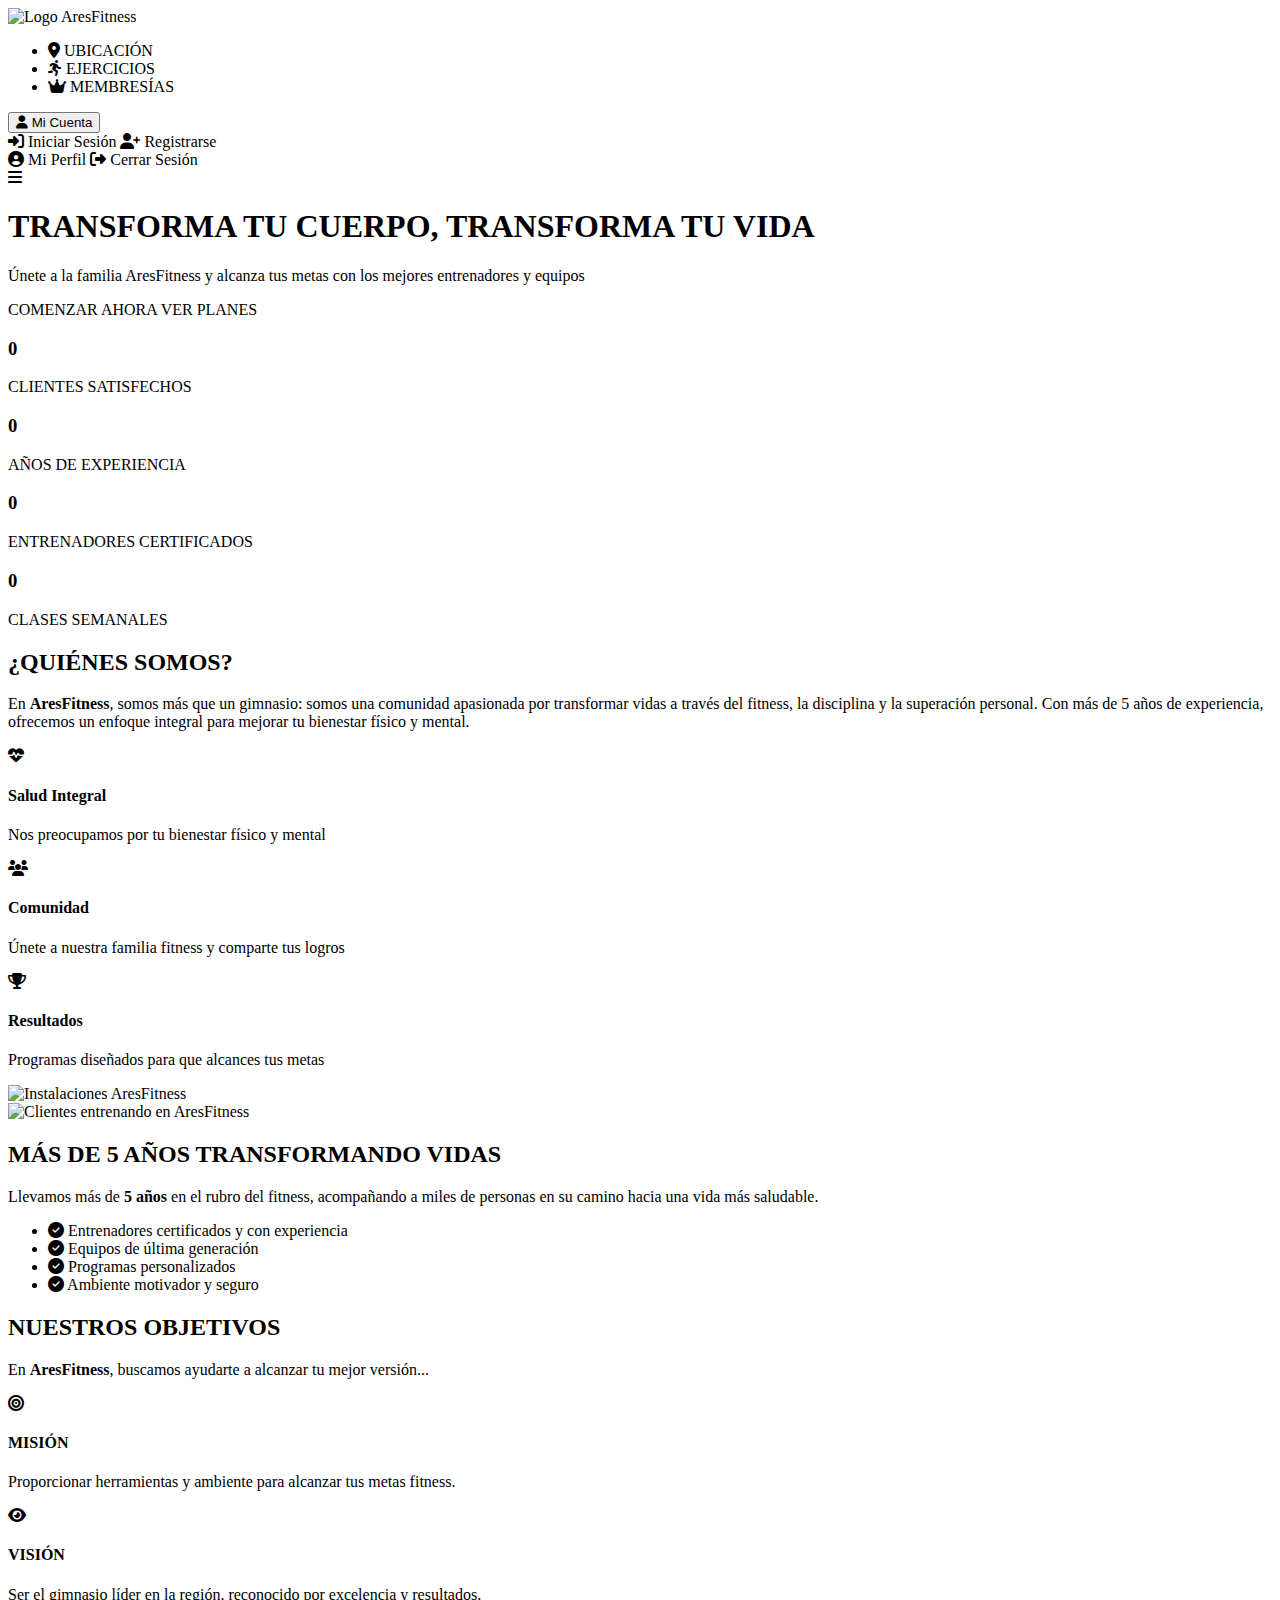
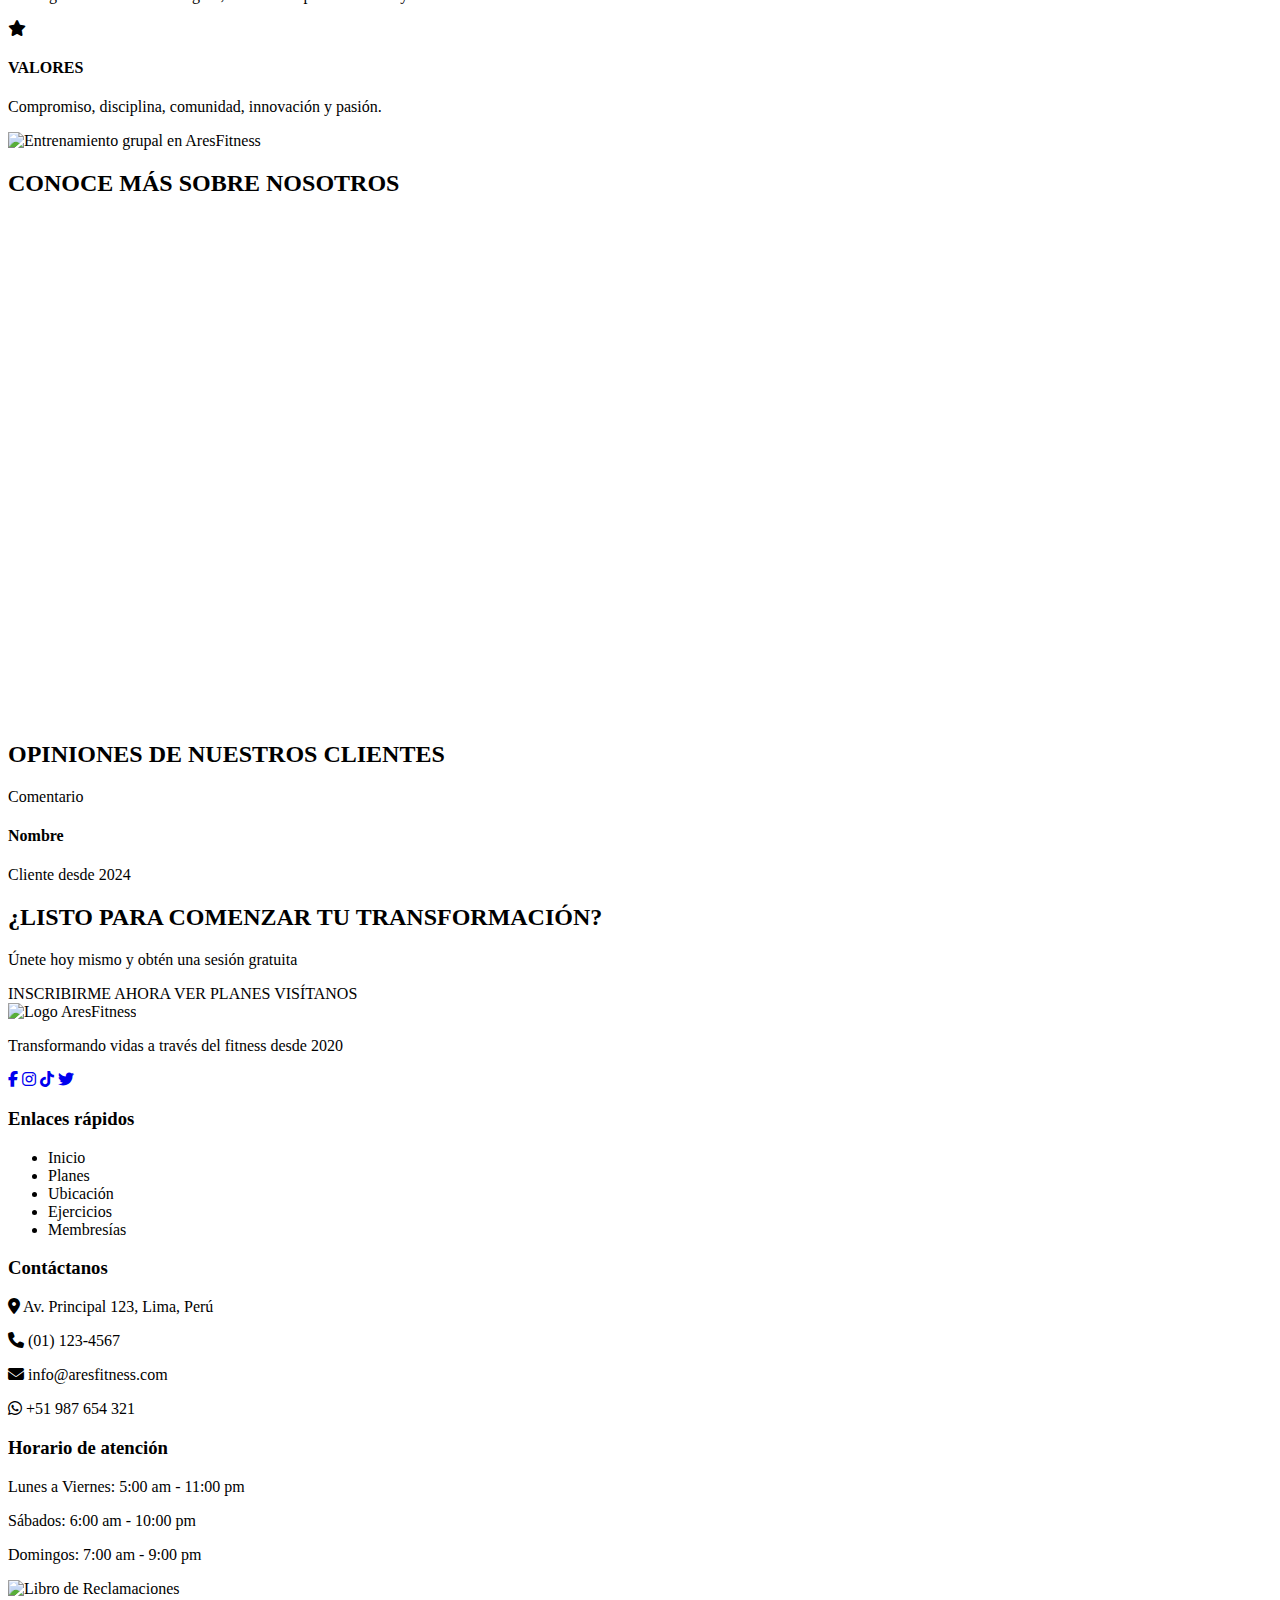
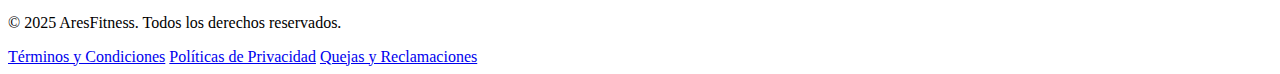
<file: src/main/resources/templates/index.html>
<!DOCTYPE html>
<html lang="es" xmlns:th="http://www.thymeleaf.org">
<head>
    <meta charset="UTF-8">
    <meta name="viewport" content="width=device-width, initial-scale=1.0">
    <meta name="description" content="AresFitness - Transforma tu vida con el mejor gimnasio. Instalaciones modernas, entrenadores profesionales y planes personalizados.">
    <title>AresFitness</title>
    <link th:href="@{Css/index.css}" rel="stylesheet">
    <link th:href="@{Css/Encabezado.css}" rel="stylesheet">
    <link th:href="@{Imagenes/logo.png}" rel="icon" type="image/png">
    <link href="https://fonts.googleapis.com/css2?family=Anton&display=swap" rel="stylesheet">
    <link rel="stylesheet" href="https://cdnjs.cloudflare.com/ajax/libs/font-awesome/6.4.0/css/all.min.css">
</head>
<body>
<header class="main-header">
    <div class="header-container">
        <div class="logo-container">
            <a th:href="@{/}">
                <img th:src="@{Imagenes/logo.png}" alt="Logo AresFitness">
            </a>
        </div>
        <nav class="main-nav">
            <ul>
                <li><a th:href="@{/ubicacion}"><i class="fas fa-map-marker-alt"></i> UBICACIÓN</a></li>
                <li><a th:href="@{/ejercicios}"><i class="fas fa-running"></i> EJERCICIOS</a></li>
                <li><a th:href="@{/planes}"><i class="fas fa-crown"></i> MEMBRESÍAS</a></li>
            </ul>
        </nav>
        <div class="header-actions">
            <button class="user-btn" id="userMenuBtn">
                <i class="fas fa-user"></i> Mi Cuenta
            </button>
            <div class="auth-dropdown" id="authDropdown" th:if="${session.usuario == null}">
                <a th:href="@{/login}"><i class="fas fa-sign-in-alt"></i> Iniciar Sesión</a>
                <a th:href="@{/registro}"><i class="fas fa-user-plus"></i> Registrarse</a>
            </div>

            <div class="auth-dropdown" id="" th:if="${session.usuario != null}">
                <a th:href="@{/perfil}"><i class="fas fa-user-circle"></i> Mi Perfil</a>
                <a th:href="@{/logout}"><i class="fas fa-sign-out-alt"></i> Cerrar Sesión</a>
            </div>
            <div class="mobile-menu-btn">
                <i class="fas fa-bars"></i>
            </div>
        </div>
    </div>
</header>
<section class="hero" th:style="'background: linear-gradient(rgba(0,0,0,0.6), rgba(0,0,0,0.6)), url(' + @{Imagenes/minionMamado.jpg} + ') no-repeat center center/cover;'">
    <div class="hero-overlay">
        <div class="hero-content">
            <h1>TRANSFORMA TU CUERPO, TRANSFORMA TU VIDA</h1>
            <p>Únete a la familia AresFitness y alcanza tus metas con los mejores entrenadores y equipos</p>
            <div class="hero-buttons">
                <a th:href="@{/login}" class="btn-primary">COMENZAR AHORA</a>
                <a th:href="@{/mutar}" class="btn-secondary">VER PLANES</a>
            </div>
        </div>
    </div>
</section>
<section class="stats-section">
    <div class="stats-container">
        <div class="stat-item"><h3 data-count="5000">0</h3><p>CLIENTES SATISFECHOS</p></div>
        <div class="stat-item"><h3 data-count="5">0</h3><p>AÑOS DE EXPERIENCIA</p></div>
        <div class="stat-item"><h3 data-count="50">0</h3><p>ENTRENADORES CERTIFICADOS</p></div>
        <div class="stat-item"><h3 data-count="100">0</h3><p>CLASES SEMANALES</p></div>
    </div>
</section>
<section class="about-section">
    <div class="section-title">
        <h2>¿QUIÉNES SOMOS?</h2>
        <div class="title-line"></div>
    </div>

    <div class="about-container">
        <div class="about-content">
            <p>En <strong>AresFitness</strong>, somos más que un gimnasio: somos una comunidad apasionada por transformar vidas a través del fitness,
                la disciplina y la superación personal. Con más de 5 años de experiencia, ofrecemos un enfoque integral para mejorar tu bienestar
                físico y mental.</p>

            <div class="about-features">
                <div class="feature">
                    <i class="fas fa-heartbeat"></i>
                    <h4>Salud Integral</h4>
                    <p>Nos preocupamos por tu bienestar físico y mental</p>
                </div>
                <div class="feature">
                    <i class="fas fa-users"></i>
                    <h4>Comunidad</h4>
                    <p>Únete a nuestra familia fitness y comparte tus logros</p>
                </div>
                <div class="feature">
                    <i class="fas fa-trophy"></i>
                    <h4>Resultados</h4>
                    <p>Programas diseñados para que alcances tus metas</p>
                </div>
            </div>
        </div>

        <div class="about-image">
            <img th:src="@{Imagenes/Cuerda.jpg}" alt="Instalaciones AresFitness">
        </div>
    </div>
</section>
<section class="experience-section">
    <div class="experience-container">
        <div class="experience-image">
            <img th:src="@{Imagenes/remo.jpg}" alt="Clientes entrenando en AresFitness">
        </div>
        <div class="experience-content">
            <h2>MÁS DE 5 AÑOS TRANSFORMANDO VIDAS</h2>
            <p>Llevamos más de <strong>5 años</strong> en el rubro del fitness, acompañando a miles de personas en su camino hacia una vida más saludable.</p>
            <ul class="experience-list">
                <li><i class="fas fa-check-circle"></i> Entrenadores certificados y con experiencia</li>
                <li><i class="fas fa-check-circle"></i> Equipos de última generación</li>
                <li><i class="fas fa-check-circle"></i> Programas personalizados</li>
                <li><i class="fas fa-check-circle"></i> Ambiente motivador y seguro</li>
            </ul>
        </div>
    </div>
</section>
<section class="goals-section">
    <div class="section-title">
        <h2>NUESTROS OBJETIVOS</h2>
        <div class="title-line"></div>
    </div>
    <div class="goals-container">
        <div class="goal-content">
            <p>En <strong>AresFitness</strong>, buscamos ayudarte a alcanzar tu mejor versión...</p>

            <div class="goal-cards">
                <div class="goal-card">
                    <div class="goal-icon"><i class="fas fa-bullseye"></i></div>
                    <h4>MISIÓN</h4>
                    <p>Proporcionar herramientas y ambiente para alcanzar tus metas fitness.</p>
                </div>
                <div class="goal-card">
                    <div class="goal-icon"><i class="fas fa-eye"></i></div>
                    <h4>VISIÓN</h4>
                    <p>Ser el gimnasio líder en la región, reconocido por excelencia y resultados.</p>
                </div>
                <div class="goal-card">
                    <div class="goal-icon"><i class="fas fa-star"></i></div>
                    <h4>VALORES</h4>
                    <p>Compromiso, disciplina, comunidad, innovación y pasión.</p>
                </div>
            </div>
        </div>

        <div class="goal-image">
            <img th:src="@{Imagenes/girls.jpg}" alt="Entrenamiento grupal en AresFitness">
        </div>
    </div>
</section>
<section class="video-section">
    <div class="section-title">
        <h2>CONOCE MÁS SOBRE NOSOTROS</h2>
        <div class="title-line"></div>
    </div>
    <div class="video-container">
        <iframe width="800" height="500"
                src="https://www.youtube.com/embed/riWch046AqI?autoplay=1&mute=1&enablejsapi=1"
                title="Video presentación AresFitness" frameborder="0" allowfullscreen></iframe>
    </div>
</section>
<section class="testimonials-section">
    <div class="section-title">
        <h2>OPINIONES DE NUESTROS CLIENTES</h2>
        <div class="title-line"></div>
    </div>

    <div class="testimonials-container">
        <div class="testimonial" th:each="t : ${testimonios}">
            <div class="testimonial-content">
                <p th:text="${t.comentario}">Comentario</p>
            </div>
            <div class="testimonial-author">
                <h4 th:text="${t.nombre}">Nombre</h4>
                <p th:text="'Cliente desde ' + ${t.anio}">Cliente desde 2024</p>
            </div>
        </div>
    </div>
</section>
<section class="cta-section" th:style="'background: linear-gradient(rgba(0,0,0,0.7), rgba(0,0,0,0.7)), url(' + @{Imagenes/Espalda.PNG} + ') no-repeat center center/cover;'">
    <div class="cta-overlay">
        <div class="cta-content">
            <h2>¿LISTO PARA COMENZAR TU TRANSFORMACIÓN?</h2>
            <p>Únete hoy mismo y obtén una sesión gratuita</p>
            <div class="cta-buttons">
                <a th:href="@{/login}" class="btn-primary">INSCRIBIRME AHORA</a>
                <a th:href="@{/mutar}" class="btn-primary">VER PLANES</a>
                <a th:href="@{/ubicacion}" class="btn-secondary">VISÍTANOS</a>
            </div>
        </div>
    </div>
</section>
<footer class="main-footer">
    <div class="footer-container">
        <div class="footer-section">
            <div class="logo-footer">
                <a th:href="@{/}">
                    <img th:src="@{Imagenes/logo.png}" alt="Logo AresFitness">
                </a>
            </div>
            <p>Transformando vidas a través del fitness desde 2020</p>
            <div class="footer-social">
                <a href="#"><i class="fab fa-facebook-f"></i></a>
                <a href="https://www.instagram.com/aresfitness.peru/" target="_blank"><i class="fab fa-instagram"></i></a>
                <a href="#"><i class="fab fa-tiktok"></i></a>
                <a href="#"><i class="fab fa-twitter"></i></a>
            </div>
        </div>

        <div class="footer-section">
            <h3>Enlaces rápidos</h3>
            <ul>
                <li><a th:href="@{/}">Inicio</a></li>
                <li><a th:href="@{/planes}">Planes</a></li>
                <li><a th:href="@{/ubicacion}">Ubicación</a></li>
                <li><a th:href="@{/ejercicios}">Ejercicios</a></li>
                <li><a th:href="@{/membresias}">Membresías</a></li>
            </ul>
        </div>

        <div class="footer-section">
            <h3>Contáctanos</h3>
            <div class="contact-info">
                <p><i class="fas fa-map-marker-alt"></i> Av. Principal 123, Lima, Perú</p>
                <p><i class="fas fa-phone"></i> (01) 123-4567</p>
                <p><i class="fas fa-envelope"></i> info@aresfitness.com</p>
                <p><i class="fab fa-whatsapp"></i> +51 987 654 321</p>
            </div>
        </div>

        <div class="footer-section">
            <h3>Horario de atención</h3>
            <p>Lunes a Viernes: 5:00 am - 11:00 pm</p>
            <p>Sábados: 6:00 am - 10:00 pm</p>
            <p>Domingos: 7:00 am - 9:00 pm</p>
            <div class="reclamation">
                <img th:src="@{Imagenes/LibroR.png}" alt="Libro de Reclamaciones">
            </div>
        </div>
    </div>

    <div class="footer-bottom">
        <div class="footer-bottom-content">
            <p>&copy; 2025 AresFitness. Todos los derechos reservados.</p>
            <div class="legal-links">
                <a href="#">Términos y Condiciones</a>
                <a href="#">Políticas de Privacidad</a>
                <a href="#">Quejas y Reclamaciones</a>
            </div>
        </div>
    </div>
</footer>
<script th:src="@{JS/index.js}"></script>
<script th:src="@{JS/encabezado.js}"></script>
</body>
</html>
</file>
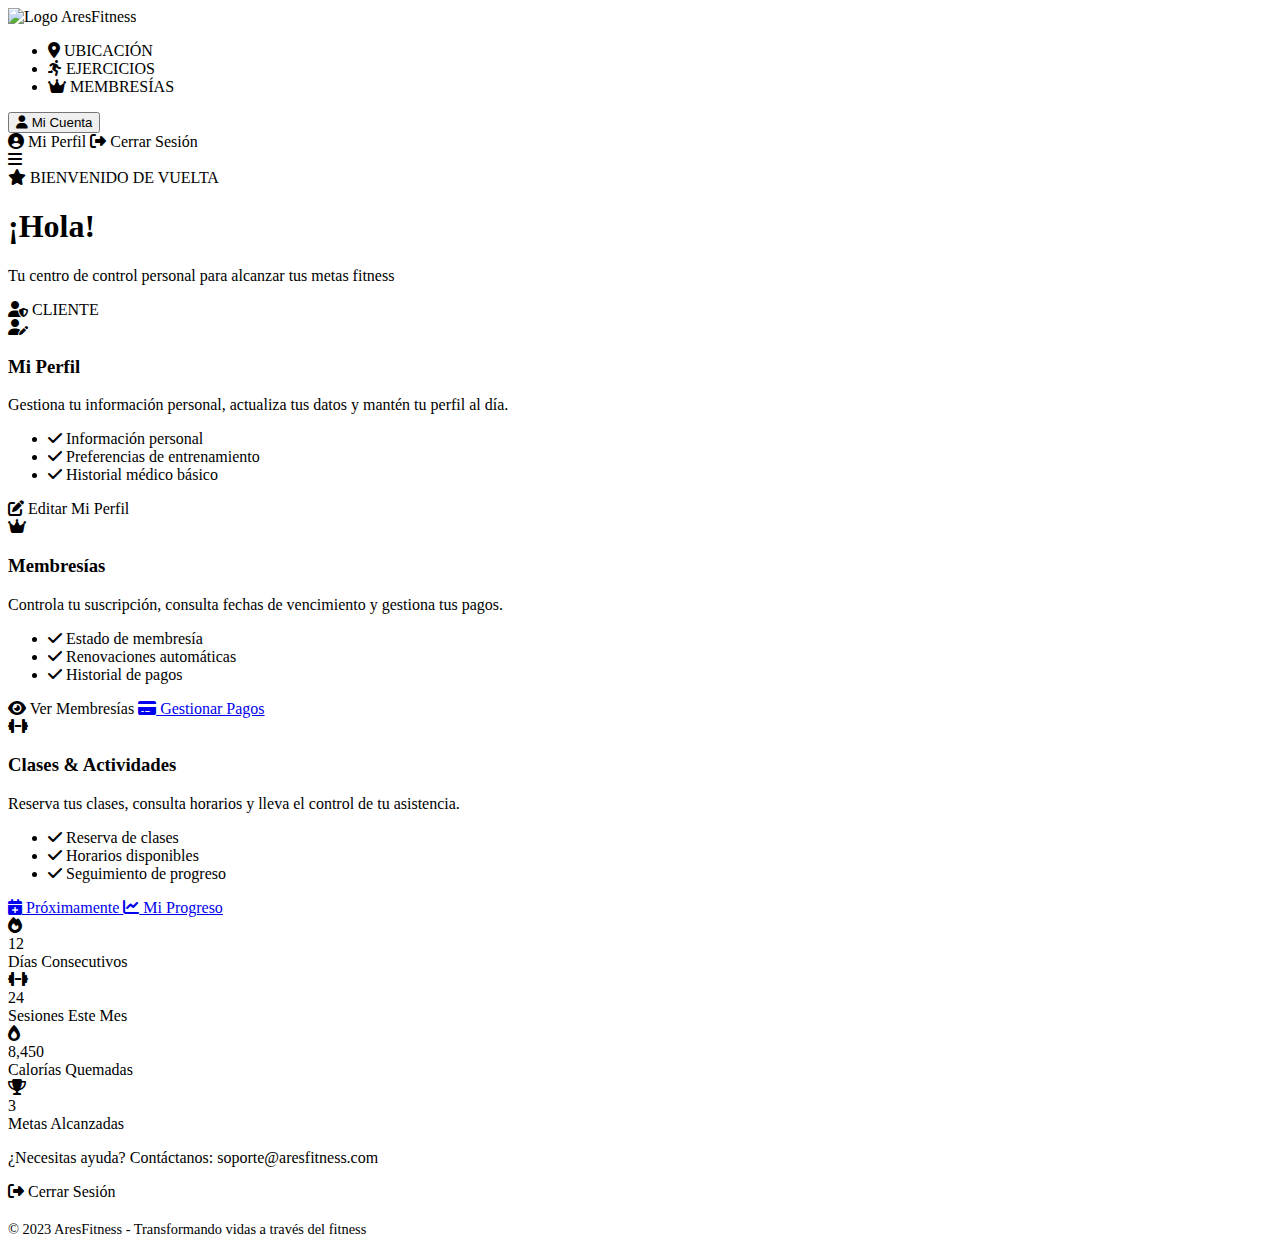
<file: src/main/resources/templates/dashboard.html>
<!DOCTYPE html>
<html lang="es" xmlns:th="http://www.thymeleaf.org">
<head>
    <meta charset="UTF-8">
    <meta name="viewport" content="width=device-width, initial-scale=1.0">
    <title>Dashboard Cliente - AresFitness</title>
    <link rel="stylesheet" th:href="@{/Css/perfiluser.css}">
    <link rel="stylesheet" href="https://cdnjs.cloudflare.com/ajax/libs/font-awesome/6.4.0/css/all.min.css">
</head>
<body>
<!-- Header -->
<header class="main-header">
    <div class="header-container">
        <div class="logo-container">
            <a th:href="@{/}">
                <img th:src="@{/Imagenes/logo.png}" alt="Logo AresFitness">
            </a>
        </div>

        <nav class="main-nav">
            <ul>
                <li><a th:href="@{/ubicacion}"><i class="fas fa-map-marker-alt"></i> UBICACIÓN</a></li>
                <li><a th:href="@{/ejercicios}"><i class="fas fa-running"></i> EJERCICIOS</a></li>
                <li><a th:href="@{/membresias}"><i class="fas fa-crown"></i> MEMBRESÍAS</a></li>
            </ul>
        </nav>

        <div class="header-actions">
            <button class="user-btn" id="userMenuBtn">
                <i class="fas fa-user"></i> Mi Cuenta
            </button>

            <div class="auth-dropdown" id="authDropdown">
                <a th:href="@{/perfil}"><i class="fas fa-user-circle"></i> Mi Perfil</a>
                <a th:href="@{/logout}"><i class="fas fa-sign-out-alt"></i> Cerrar Sesión</a>
            </div>

            <div class="mobile-menu-btn">
                <i class="fas fa-bars"></i>
            </div>
        </div>
    </div>
</header>

<!-- Hero Section -->
<section class="dashboard-hero">
    <div class="hero-content">
        <div class="welcome-badge">
            <i class="fas fa-star"></i> BIENVENIDO DE VUELTA
        </div>
        <h1 class="hero-title" th:text="'¡Hola, ' + ${nombre} + '!'">¡Hola!</h1>
        <p class="hero-subtitle">Tu centro de control personal para alcanzar tus metas fitness</p>
        <div class="rol-tag">
            <i class="fas fa-user-shield"></i>
            <span th:text="${rol}">CLIENTE</span>
        </div>
    </div>
</section>

<!-- Dashboard Grid -->
<div class="dashboard-grid">
    <!-- Perfil Card -->
    <div class="dashboard-card">
        <div class="card-header">
            <div class="card-icon">
                <i class="fas fa-user-edit"></i>
            </div>
            <h3 class="card-title">Mi Perfil</h3>
        </div>
        <p class="card-content">
            Gestiona tu información personal, actualiza tus datos y mantén tu perfil al día.
        </p>
        <ul class="card-features">
            <li><i class="fas fa-check"></i> Información personal</li>
            <li><i class="fas fa-check"></i> Preferencias de entrenamiento</li>
            <li><i class="fas fa-check"></i> Historial médico básico</li>
        </ul>
        <div class="card-actions">
            <a th:href="@{/perfil}" class="btn-card btn-primary">
                <i class="fas fa-edit"></i>
                Editar Mi Perfil
            </a>
        </div>
    </div>

    <!-- Membresías Card -->
    <div class="dashboard-card">
        <div class="card-header">
            <div class="card-icon">
                <i class="fas fa-crown"></i>
            </div>
            <h3 class="card-title">Membresías</h3>
        </div>
        <p class="card-content">
            Controla tu suscripción, consulta fechas de vencimiento y gestiona tus pagos.
        </p>
        <ul class="card-features">
            <li><i class="fas fa-check"></i> Estado de membresía</li>
            <li><i class="fas fa-check"></i> Renovaciones automáticas</li>
            <li><i class="fas fa-check"></i> Historial de pagos</li>
        </ul>
        <div class="card-actions">
            <a th:href="@{/membresias}" class="btn-card btn-primary">
                <i class="fas fa-eye"></i>
                Ver Membresías
            </a>
            <a href="#" class="btn-card btn-secondary">
                <i class="fas fa-credit-card"></i>
                Gestionar Pagos
            </a>
        </div>
    </div>

    <!-- Clases Card -->
    <div class="dashboard-card">
        <div class="card-header">
            <div class="card-icon">
                <i class="fas fa-dumbbell"></i>
            </div>
            <h3 class="card-title">Clases & Actividades</h3>
        </div>
        <p class="card-content">
            Reserva tus clases, consulta horarios y lleva el control de tu asistencia.
        </p>
        <ul class="card-features">
            <li><i class="fas fa-check"></i> Reserva de clases</li>
            <li><i class="fas fa-check"></i> Horarios disponibles</li>
            <li><i class="fas fa-check"></i> Seguimiento de progreso</li>
        </ul>
        <div class="card-actions">
            <a href="#" class="btn-card btn-primary btn-disabled">
                <i class="fas fa-calendar-plus"></i>
                Próximamente
            </a>
            <a href="#" class="btn-card btn-secondary btn-disabled">
                <i class="fas fa-chart-line"></i>
                Mi Progreso
            </a>
        </div>
    </div>
</div>

<!-- Stats Section -->
<div class="stats-section">
    <div class="stats-grid">
        <div class="stat-card">
            <div class="stat-icon">
                <i class="fas fa-fire"></i>
            </div>
            <div class="stat-value">12</div>
            <div class="stat-label">Días Consecutivos</div>
        </div>
        <div class="stat-card">
            <div class="stat-icon">
                <i class="fas fa-dumbbell"></i>
            </div>
            <div class="stat-value">24</div>
            <div class="stat-label">Sesiones Este Mes</div>
        </div>
        <div class="stat-card">
            <div class="stat-icon">
                <i class="fas fa-burn"></i>
            </div>
            <div class="stat-value">8,450</div>
            <div class="stat-label">Calorías Quemadas</div>
        </div>
        <div class="stat-card">
            <div class="stat-icon">
                <i class="fas fa-trophy"></i>
            </div>
            <div class="stat-value">3</div>
            <div class="stat-label">Metas Alcanzadas</div>
        </div>
    </div>
</div>

<!-- Footer -->
<footer class="dashboard-footer">
    <p>¿Necesitas ayuda? Contáctanos: soporte@aresfitness.com</p>
    <a th:href="@{/logout}" class="logout-btn">
        <i class="fas fa-sign-out-alt"></i>
        Cerrar Sesión
    </a>
    <p style="margin-top: 20px; font-size: 0.9rem;">
        &copy; 2023 AresFitness - Transformando vidas a través del fitness
    </p>
</footer>

<script>
    // Menu de usuario
    document.addEventListener('DOMContentLoaded', function() {
        const userMenuBtn = document.getElementById('userMenuBtn');
        const authDropdown = document.querySelector('.auth-dropdown');

        userMenuBtn.addEventListener('click', function() {
            authDropdown.classList.toggle('show');
        });

        // Cerrar menú al hacer clic fuera
        document.addEventListener('click', function(event) {
            if (!userMenuBtn.contains(event.target) && !authDropdown.contains(event.target)) {
                authDropdown.classList.remove('show');
            }
        });

        // Animaciones de las tarjetas
        const cards = document.querySelectorAll('.dashboard-card');
        cards.forEach((card, index) => {
            card.style.animationDelay = `${index * 0.2}s`;
        });

        // Efecto parallax en el hero
        window.addEventListener('scroll', function() {
            const scrolled = window.pageYOffset;
            const hero = document.querySelector('.dashboard-hero');
            hero.style.transform = `translateY(${scrolled * 0.5}px)`;
        });
    });
</script>
</body>
</html>
</file>
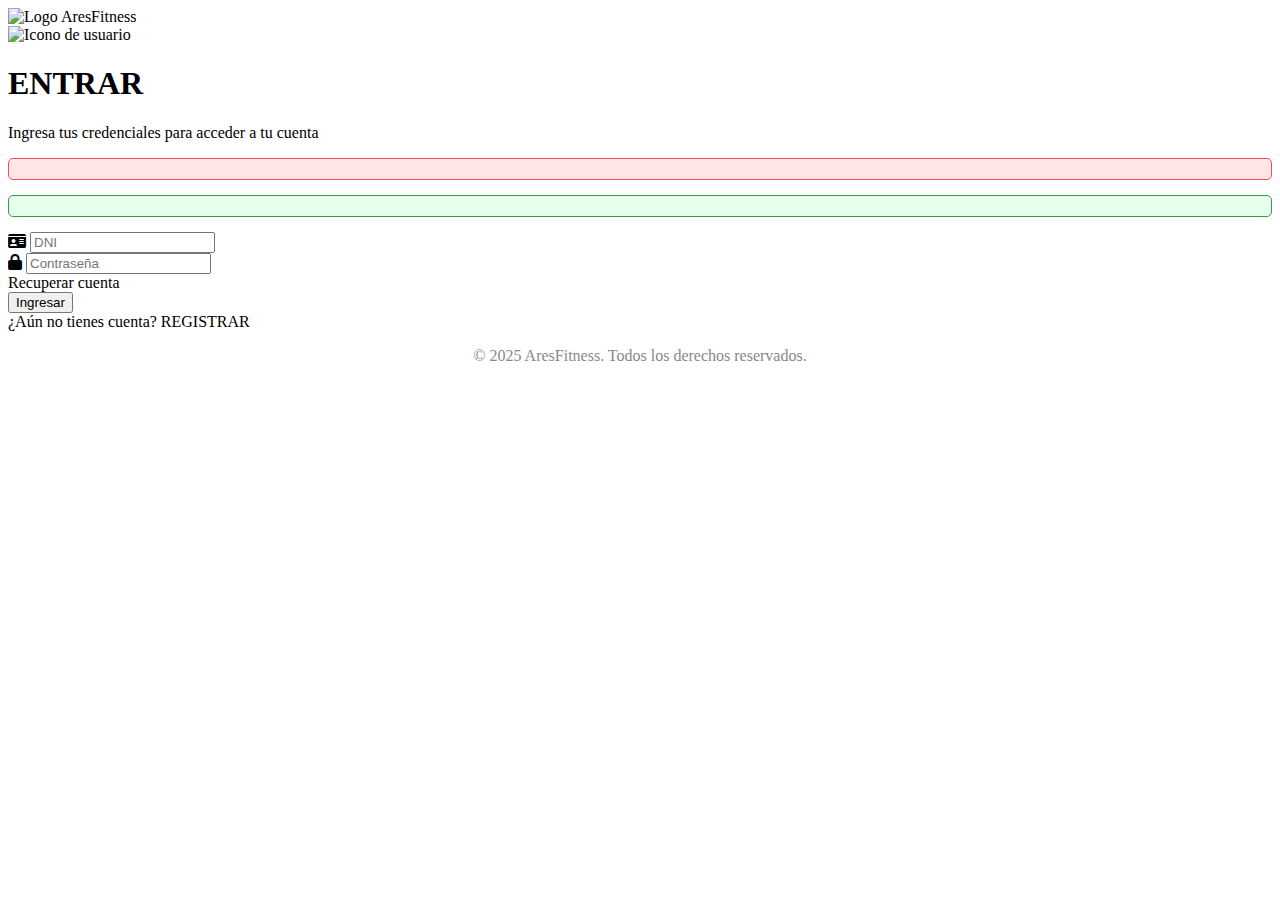
<file: src/main/resources/templates/login.html>
<!DOCTYPE html>
<html lang="es" xmlns:th="http://www.thymeleaf.org">
<head>
    <meta charset="UTF-8">
    <meta name="viewport" content="width=device-width, initial-scale=1.0">
    <title>Inicio - AresFitness</title>
    <link rel="stylesheet" th:href="@{Css/login.css}">
    <link rel="icon" th:href="@{Imagenes/logo.png}" type="image/png">
    <link rel="stylesheet" href="https://cdnjs.cloudflare.com/ajax/libs/font-awesome/6.5.0/css/all.min.css">

    <style>
        .error-message {
            color: #ff4d4d;
            background-color: #ffe6e6;
            padding: 10px;
            border-radius: 5px;
            margin-bottom: 15px;
            text-align: center;
            border: 1px solid #ff4d4d;
        }

        .success-message {
            color: #28a745;
            background-color: #e6ffed;
            padding: 10px;
            border-radius: 5px;
            margin-bottom: 15px;
            text-align: center;
            border: 1px solid #28a745;
        }

        .btn-login:active {
            transform: scale(0.98);
        }
    </style>
</head>

<body class="bg-light">
<!-- Encabezado -->
<header>
    <div class="logo-container">
        <a th:href="@{/}">
            <img th:src="@{Imagenes/logo.png}" alt="Logo AresFitness">
        </a>
    </div>
</header>

<div class="main-wrapper">
    <div class="container">
        <div class="form-content">
            <div class="user-icon">
                <img th:src="@{Imagenes/usuario.png}" alt="Icono de usuario" />
            </div>

            <h1 id="title">ENTRAR</h1>
            <p class="subtitle">Ingresa tus credenciales para acceder a tu cuenta</p>

            <!-- Mensajes dinámicos -->
            <div th:if="${error}" class="error-message">
                <span th:text="${error}"></span>
            </div>
            <div th:if="${success}" class="success-message">
                <span th:text="${success}"></span>
            </div>

            <!-- Formulario de inicio de sesión -->
            <form id="loginForm" th:action="@{/login}" method="post">
                <input type="hidden" th:name="${_csrf.parameterName}" th:value="${_csrf.token}" />

                <div class="input-group">
                    <div class="input-field" id="dniInput">
                        <label for="dni" class="sr-only">DNI</label>
                        <i class="fa-solid fa-id-card"></i>
                        <input type="text" name="dni" id="dni" placeholder="DNI"
                               maxlength="8" pattern="\d{8}" title="Ingrese 8 dígitos numéricos" required />
                    </div>

                    <div class="input-field">
                        <label for="password" class="sr-only">Contraseña</label>
                        <i class="fa-solid fa-lock"></i>
                        <input type="password" name="password" id="password" placeholder="Contraseña" required />
                    </div>

                    <div class="OLVIDE">
                        <a th:href="@{/olvide}">Recuperar cuenta</a>
                    </div>
                </div>

                <button type="submit" class="btn-login">Ingresar</button>
            </form>

            <div class="Registrar">
                <span>¿Aún no tienes cuenta?</span>
                <a th:href="@{/registro}">REGISTRAR</a>
            </div>
        </div>
    </div>
</div>

<footer>
    <p style="text-align: center; color: #888;">&copy; 2025 AresFitness. Todos los derechos reservados.</p>
</footer>

<script>
    // Validación del DNI
    document.getElementById('dni').addEventListener('input', function(e) {
        this.value = this.value.replace(/[^0-9]/g, '');
        if (this.value.length > 8) {
            this.value = this.value.slice(0, 8);
        }
    });

    // Animación simple al enviar el formulario
    const form = document.getElementById('loginForm');
    form.addEventListener('submit', () => {
        const btn = document.querySelector('.btn-login');
        btn.textContent = "Ingresando...";
        btn.disabled = true;
    });
</script>
</body>
</html>
</file>
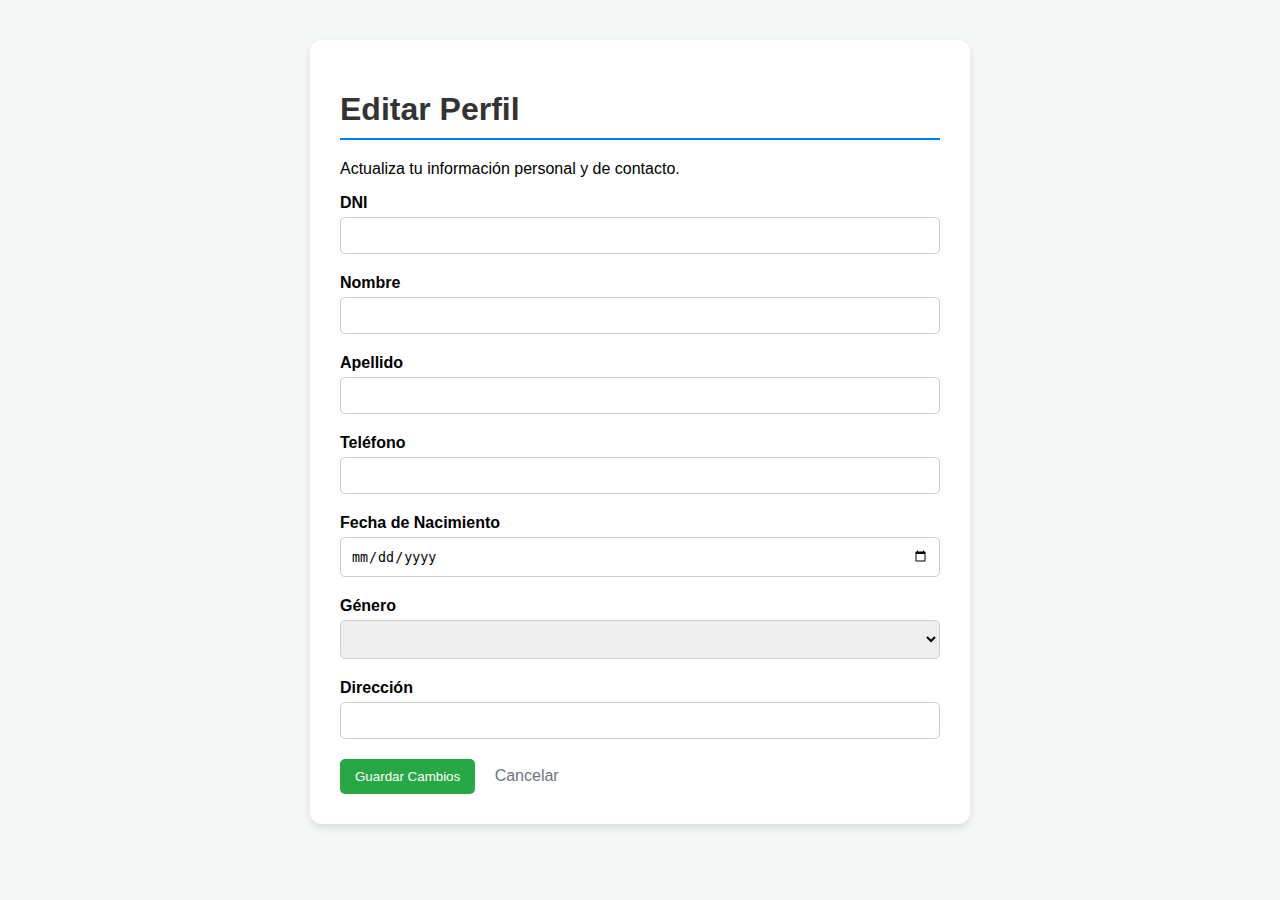
<file: src/main/resources/templates/perfil-edicion.html>
<!DOCTYPE html>
<html lang="es" xmlns:th="http://www.thymeleaf.org">
<head>
    <meta charset="UTF-8">
    <title>Editar Mi Perfil - AresFitness</title>
    <style>
        body { font-family: Arial, sans-serif; margin: 20px; background-color: #f4f7f6; }
        .form-container { max-width: 600px; margin: 40px auto; padding: 30px; background: white; border-radius: 12px; box-shadow: 0 4px 8px rgba(0,0,0,0.1); }
        h1 { color: #333; border-bottom: 2px solid #007bff; padding-bottom: 10px; margin-bottom: 20px; }
        .input-group { margin-bottom: 20px; }
        label { display: block; margin-bottom: 5px; font-weight: bold; }
        input[type="text"], input[type="date"], select { width: 100%; padding: 10px; border: 1px solid #ccc; border-radius: 5px; box-sizing: border-box; }
        .error { color: #dc3545; font-size: 0.9em; margin-top: 5px; }
        button { background-color: #28a745; color: white; padding: 10px 15px; border: none; border-radius: 5px; cursor: pointer; transition: background-color 0.2s; }
        button:hover { background-color: #218838; }
    </style>
</head>
<body>

<div class="form-container">
    <h1>Editar Perfil</h1>
    <p>Actualiza tu información personal y de contacto.</p>

    <form th:action="@{/perfil/editar}" th:object="${perfilDTO}" method="post">

        <div class="input-group">
            <label for="dni">DNI</label>
            <input type="text" id="dni" th:field="*{dni}" maxlength="8" readonly/>
            <p class="error" th:if="${#fields.hasErrors('dni')}" th:errors="*{dni}"></p>
        </div>

        <div class="input-group">
            <label for="nombre">Nombre</label>
            <input type="text" id="nombre" th:field="*{nombre}" required/>
            <p class="error" th:if="${#fields.hasErrors('nombre')}" th:errors="*{nombre}"></p>
        </div>

        <div class="input-group">
            <label for="apellido">Apellido</label>
            <input type="text" id="apellido" th:field="*{apellido}" required/>
            <p class="error" th:if="${#fields.hasErrors('apellido')}" th:errors="*{apellido}"></p>
        </div>

        <div class="input-group">
            <label for="telefono">Teléfono</label>
            <input type="text" id="telefono" th:field="*{telefono}"/>
            <p class="error" th:if="${#fields.hasErrors('telefono')}" th:errors="*{telefono}"></p>
        </div>

        <div class="input-group">
            <label for="fechaNacimiento">Fecha de Nacimiento</label>
            <input type="date" id="fechaNacimiento" th:field="*{fechaNacimiento}" required/>
            <p class="error" th:if="${#fields.hasErrors('fechaNacimiento')}" th:errors="*{fechaNacimiento}"></p>
        </div>

        <div class="input-group">
            <label for="genero">Género</label>
            <select id="genero" th:field="*{genero}" required>
                <option th:each="g : ${T(com.integrador.gym.Model.Enum.Genero).values()}"
                        th:value="${g}"
                        th:text="${g.name()}">
                </option>
            </select>
            <p class="error" th:if="${#fields.hasErrors('genero')}" th:errors="*{genero}"></p>
        </div>

        <div class="input-group">
            <label for="direccion">Dirección</label>
            <input type="text" id="direccion" th:field="*{direccion}"/>
            <p class="error" th:if="${#fields.hasErrors('direccion')}" th:errors="*{direccion}"></p>
        </div>

        <button type="submit">Guardar Cambios</button>
        <a th:href="@{/perfil}" style="margin-left: 15px; color: #6c757d;">Cancelar</a>
    </form>
</div>

</body>
</html>
</file>
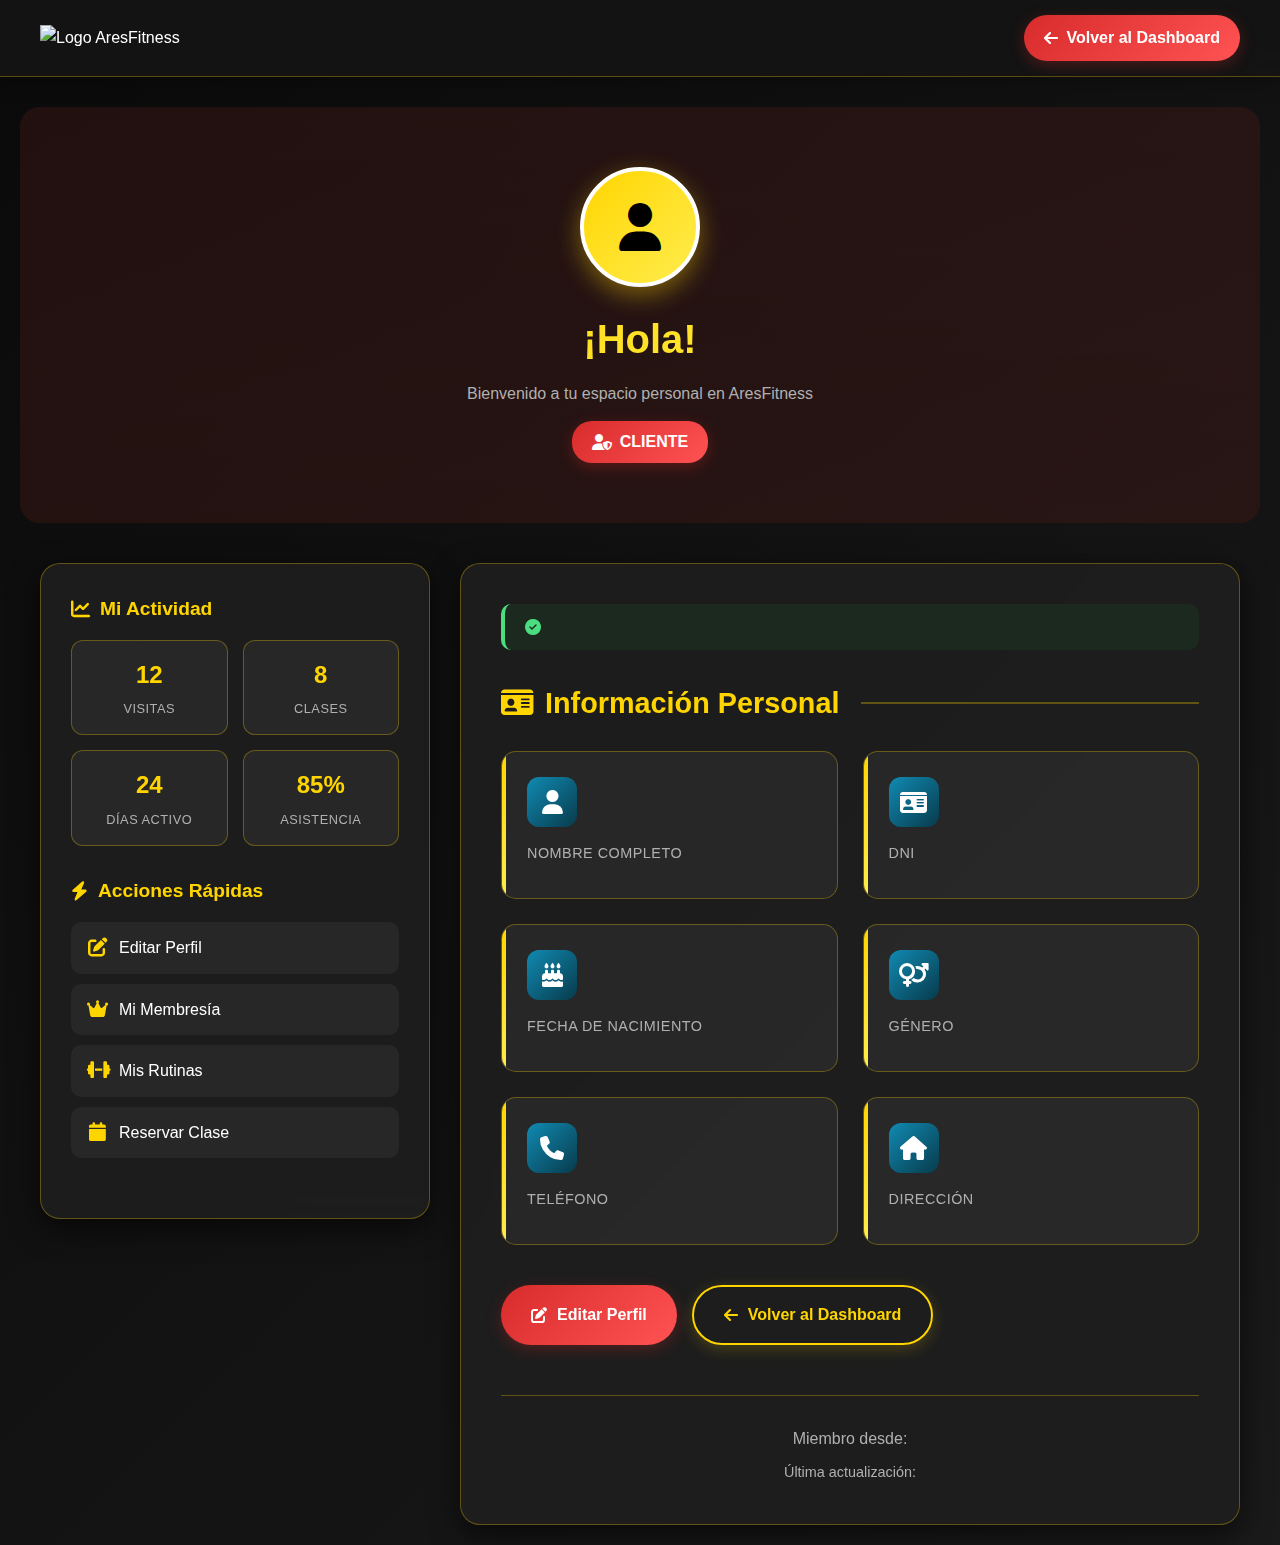
<file: src/main/resources/templates/perfil.html>
<!DOCTYPE html>
<html lang="es" xmlns:th="http://www.thymeleaf.org">
<head>
    <meta charset="UTF-8">
    <meta name="viewport" content="width=device-width, initial-scale=1.0">
    <title th:text="${cliente.nombre} + ' - Mi Perfil'"></title>
    <link rel="icon" th:href="@{Imagenes/logo.png}" type="image/png">
    <link rel="stylesheet" th:href="@{/Css/perfil.css}">
    <link rel="stylesheet" href="https://cdnjs.cloudflare.com/ajax/libs/font-awesome/6.4.0/css/all.min.css">
    <style>
        :root {
            --color-primario: #d82c2c;
            --color-primario-hover: #b82424;
            --color-secundario: #ffd500;
            --color-secundario-hover: #ffdf40;
            --color-fondo: #0f0e0d;
            --color-fondo-card: rgba(30, 30, 30, 0.9);
            --color-texto: #ffffff;
            --color-texto-secundario: #b0b0b0;
            --color-bordes: rgba(255, 213, 0, 0.3);
            --sombra: 0 10px 30px rgba(0, 0, 0, 0.6);
            --sombra-hover: 0 15px 40px rgba(0, 0, 0, 0.7);
            --gradiente-dorado: linear-gradient(135deg, #ffd500, #ffed4e);
            --gradiente-rojo: linear-gradient(135deg, #d82c2c, #ff5252);
            --gradiente-verde: linear-gradient(135deg, #06d6a0, #1b9aaa);
            --gradiente-azul: linear-gradient(135deg, #118ab2, #073b4c);
            --gradiente-purpura: linear-gradient(135deg, #7209b7, #560bad);
            --gradiente-negro: linear-gradient(135deg, #1a1a1a, #0f0e0d);
            --transicion: all 0.3s cubic-bezier(0.25, 0.8, 0.25, 1);
        }

        * {
            margin: 0;
            padding: 0;
            box-sizing: border-box;
        }

        body {
            background: linear-gradient(135deg, #0a0a0a 0%, #1a1a1a 100%);
            color: var(--color-texto);
            font-family: 'Segoe UI', Tahoma, Geneva, Verdana, sans-serif;
            line-height: 1.6;
            min-height: 100vh;
            padding: 20px;
        }

        /* Header */
        .main-header {
            background: rgba(20, 20, 20, 0.95);
            backdrop-filter: blur(10px);
            padding: 15px 40px;
            border-bottom: 1px solid var(--color-bordes);
            position: sticky;
            top: 0;
            z-index: 1000;
            box-shadow: 0 4px 20px rgba(0, 0, 0, 0.3);
            margin: -20px -20px 30px -20px;
        }

        .header-container {
            display: flex;
            justify-content: space-between;
            align-items: center;
            max-width: 1400px;
            margin: 0 auto;
        }

        .logo-container img {
            height: 50px;
            transition: var(--transicion);
        }

        .logo-container img:hover {
            transform: scale(1.05);
            filter: drop-shadow(0 0 8px rgba(255, 213, 0, 0.4));
        }

        .nav-actions {
            display: flex;
            align-items: center;
            gap: 20px;
        }

        .btn-header {
            background: var(--gradiente-rojo);
            color: white;
            padding: 10px 20px;
            border-radius: 25px;
            text-decoration: none;
            font-weight: 600;
            transition: var(--transicion);
            display: flex;
            align-items: center;
            gap: 8px;
            box-shadow: 0 4px 15px rgba(216, 44, 44, 0.3);
        }

        .btn-header:hover {
            transform: translateY(-2px);
            box-shadow: 0 6px 20px rgba(216, 44, 44, 0.4);
        }

        /* Profile Hero */
        .profile-hero {
            background: linear-gradient(rgba(15, 14, 13, 0.8), rgba(15, 14, 13, 0.9)),
            url('https://images.unsplash.com/photo-1571019613454-1cb2f99b2d8b?ixlib=rb-4.0.3&auto=format&fit=crop&w=2070&q=80');
            background-size: cover;
            background-position: center;
            border-radius: 20px;
            padding: 60px 40px;
            margin-bottom: 40px;
            position: relative;
            overflow: hidden;
        }

        .profile-hero::before {
            content: '';
            position: absolute;
            top: 0;
            left: 0;
            right: 0;
            bottom: 0;
            background: var(--gradiente-rojo);
            opacity: 0.1;
            z-index: 1;
        }

        .hero-content {
            position: relative;
            z-index: 2;
            text-align: center;
        }

        .avatar-container {
            width: 120px;
            height: 120px;
            background: var(--gradiente-dorado);
            border-radius: 50%;
            display: flex;
            align-items: center;
            justify-content: center;
            margin: 0 auto 20px;
            font-size: 3rem;
            color: #000;
            box-shadow: 0 8px 25px rgba(255, 213, 0, 0.4);
            border: 4px solid var(--color-texto);
        }

        .welcome-title {
            font-size: 2.5rem;
            margin-bottom: 10px;
            background: var(--gradiente-dorado);
            -webkit-background-clip: text;
            background-clip: text;
            color: transparent;
            font-weight: 800;
        }

        .rol-tag {
            background: var(--gradiente-rojo);
            color: white;
            padding: 8px 20px;
            border-radius: 20px;
            font-weight: 700;
            display: inline-flex;
            align-items: center;
            gap: 8px;
            box-shadow: 0 4px 15px rgba(216, 44, 44, 0.3);
        }

        /* Alert */
        .alert-success {
            padding: 15px 20px;
            background: rgba(21, 87, 36, 0.2);
            color: #4ade80;
            border-radius: 10px;
            margin-bottom: 30px;
            border-left: 4px solid #4ade80;
            display: flex;
            align-items: center;
            gap: 10px;
            backdrop-filter: blur(10px);
        }

        /* Main Container */
        .main-container {
            max-width: 1200px;
            margin: 0 auto;
            display: grid;
            grid-template-columns: 1fr 2fr;
            gap: 30px;
        }

        @media (max-width: 768px) {
            .main-container {
                grid-template-columns: 1fr;
            }
        }

        /* Sidebar */
        .profile-sidebar {
            background: var(--color-fondo-card);
            border-radius: 20px;
            padding: 30px;
            box-shadow: var(--sombra);
            border: 1px solid var(--color-bordes);
            backdrop-filter: blur(10px);
            height: fit-content;
        }

        .sidebar-section {
            margin-bottom: 30px;
        }

        .sidebar-title {
            color: var(--color-secundario);
            font-size: 1.2rem;
            margin-bottom: 15px;
            display: flex;
            align-items: center;
            gap: 10px;
        }

        .stats-grid {
            display: grid;
            grid-template-columns: 1fr 1fr;
            gap: 15px;
        }

        .stat-item {
            text-align: center;
            padding: 15px;
            background: rgba(255, 255, 255, 0.05);
            border-radius: 12px;
            border: 1px solid var(--color-bordes);
        }

        .stat-value {
            font-size: 1.5rem;
            font-weight: 800;
            color: var(--color-secundario);
            margin-bottom: 5px;
        }

        .stat-label {
            font-size: 0.8rem;
            color: var(--color-texto-secundario);
            text-transform: uppercase;
            letter-spacing: 0.5px;
        }

        .quick-actions {
            display: flex;
            flex-direction: column;
            gap: 10px;
        }

        .quick-action {
            display: flex;
            align-items: center;
            gap: 12px;
            padding: 12px 15px;
            background: rgba(255, 255, 255, 0.05);
            border-radius: 10px;
            text-decoration: none;
            color: var(--color-texto);
            transition: var(--transicion);
            border: 1px solid transparent;
        }

        .quick-action:hover {
            background: rgba(255, 213, 0, 0.1);
            border-color: var(--color-bordes);
            transform: translateX(5px);
        }

        .quick-action i {
            color: var(--color-secundario);
            font-size: 1.2rem;
            width: 20px;
            text-align: center;
        }

        /* Main Content */
        .profile-content {
            background: var(--color-fondo-card);
            border-radius: 20px;
            padding: 40px;
            box-shadow: var(--sombra);
            border: 1px solid var(--color-bordes);
            backdrop-filter: blur(10px);
        }

        .section-title {
            color: var(--color-secundario);
            font-size: 1.8rem;
            margin-bottom: 25px;
            display: flex;
            align-items: center;
            gap: 12px;
        }

        .section-title::after {
            content: '';
            flex: 1;
            height: 2px;
            background: var(--color-bordes);
            margin-left: 10px;
        }

        .data-grid {
            display: grid;
            grid-template-columns: repeat(auto-fit, minmax(300px, 1fr));
            gap: 25px;
        }

        .data-card {
            background: rgba(255, 255, 255, 0.05);
            border-radius: 15px;
            padding: 25px;
            border: 1px solid var(--color-bordes);
            transition: var(--transicion);
            position: relative;
            overflow: hidden;
        }

        .data-card::before {
            content: '';
            position: absolute;
            top: 0;
            left: 0;
            width: 4px;
            height: 100%;
            background: var(--gradiente-dorado);
        }

        .data-card:hover {
            transform: translateY(-5px);
            box-shadow: 0 8px 25px rgba(0, 0, 0, 0.3);
        }

        .data-icon {
            width: 50px;
            height: 50px;
            background: var(--gradiente-azul);
            border-radius: 12px;
            display: flex;
            align-items: center;
            justify-content: center;
            font-size: 1.5rem;
            margin-bottom: 15px;
        }

        .data-label {
            color: var(--color-texto-secundario);
            font-size: 0.9rem;
            text-transform: uppercase;
            letter-spacing: 0.5px;
            margin-bottom: 8px;
        }

        .data-value {
            color: var(--color-texto);
            font-size: 1.3rem;
            font-weight: 600;
        }

        .data-value.empty {
            color: var(--color-texto-secundario);
            font-style: italic;
        }

        /* Action Buttons */
        .action-buttons {
            display: flex;
            gap: 15px;
            margin-top: 40px;
            flex-wrap: wrap;
        }

        .btn-primary {
            background: var(--gradiente-rojo);
            color: white;
            padding: 15px 30px;
            border-radius: 30px;
            text-decoration: none;
            font-weight: 600;
            transition: var(--transicion);
            display: inline-flex;
            align-items: center;
            gap: 10px;
            box-shadow: 0 4px 15px rgba(216, 44, 44, 0.3);
        }

        .btn-primary:hover {
            background: var(--gradiente-rojo);
            transform: translateY(-3px);
            box-shadow: 0 7px 20px rgba(216, 44, 44, 0.4);
        }

        .btn-secondary {
            background: transparent;
            color: var(--color-secundario);
            padding: 15px 30px;
            border: 2px solid var(--color-secundario);
            border-radius: 30px;
            text-decoration: none;
            font-weight: 600;
            transition: var(--transicion);
            display: inline-flex;
            align-items: center;
            gap: 10px;
            box-shadow: 0 4px 15px rgba(255, 213, 0, 0.2);
        }

        .btn-secondary:hover {
            background: rgba(255, 213, 0, 0.1);
            transform: translateY(-3px);
            box-shadow: 0 7px 20px rgba(255, 213, 0, 0.3);
        }

        /* Footer */
        .profile-footer {
            text-align: center;
            margin-top: 50px;
            padding-top: 30px;
            border-top: 1px solid var(--color-bordes);
            color: var(--color-texto-secundario);
        }

        /* Animations */
        @keyframes fadeInUp {
            from {
                opacity: 0;
                transform: translateY(30px);
            }
            to {
                opacity: 1;
                transform: translateY(0);
            }
        }

        .data-card {
            animation: fadeInUp 0.6s ease-out forwards;
        }

        .data-card:nth-child(1) { animation-delay: 0.1s; }
        .data-card:nth-child(2) { animation-delay: 0.2s; }
        .data-card:nth-child(3) { animation-delay: 0.3s; }
        .data-card:nth-child(4) { animation-delay: 0.4s; }
        .data-card:nth-child(5) { animation-delay: 0.5s; }
        .data-card:nth-child(6) { animation-delay: 0.6s; }

        /* Responsive */
        @media (max-width: 768px) {
            .main-header {
                padding: 15px 20px;
            }

            .profile-hero {
                padding: 40px 20px;
            }

            .welcome-title {
                font-size: 2rem;
            }

            .data-grid {
                grid-template-columns: 1fr;
            }

            .action-buttons {
                flex-direction: column;
            }

            .btn-primary, .btn-secondary {
                width: 100%;
                justify-content: center;
            }
        }

        @media (max-width: 480px) {
            .stats-grid {
                grid-template-columns: 1fr;
            }

            .profile-content {
                padding: 25px 20px;
            }

            .profile-sidebar {
                padding: 20px;
            }
        }
    </style>
</head>
<body>
<!-- Header -->
<header class="main-header">
    <div class="header-container">
        <div class="logo-container">
            <a th:href="@{/}">
                <img th:src="@{/Imagenes/logo.png}" alt="Logo AresFitness">
            </a>
        </div>
        <div class="nav-actions">
            <a th:href="@{/dashboard}" class="btn-header">
                <i class="fas fa-arrow-left"></i>
                Volver al Dashboard
            </a>
        </div>
    </div>
</header>

<!-- Profile Hero -->
<section class="profile-hero">
    <div class="hero-content">
        <div class="avatar-container">
            <i class="fas fa-user"></i>
        </div>
        <h1 class="welcome-title" th:text="'¡Hola, ' + ${cliente.nombre} + '!'">¡Hola!</h1>
        <p style="color: var(--color-texto-secundario); margin-bottom: 15px;">
            Bienvenido a tu espacio personal en AresFitness
        </p>
        <div class="rol-tag">
            <i class="fas fa-user-shield"></i>
            <span th:text="${rol}">CLIENTE</span>
        </div>
    </div>
</section>

<!-- Main Container -->
<div class="main-container">
    <!-- Sidebar -->
    <aside class="profile-sidebar">
        <div class="sidebar-section">
            <h3 class="sidebar-title">
                <i class="fas fa-chart-line"></i>
                Mi Actividad
            </h3>
            <div class="stats-grid">
                <div class="stat-item">
                    <div class="stat-value">12</div>
                    <div class="stat-label">Visitas</div>
                </div>
                <div class="stat-item">
                    <div class="stat-value">8</div>
                    <div class="stat-label">Clases</div>
                </div>
                <div class="stat-item">
                    <div class="stat-value">24</div>
                    <div class="stat-label">Días Activo</div>
                </div>
                <div class="stat-item">
                    <div class="stat-value">85%</div>
                    <div class="stat-label">Asistencia</div>
                </div>
            </div>
        </div>

        <div class="sidebar-section">
            <h3 class="sidebar-title">
                <i class="fas fa-bolt"></i>
                Acciones Rápidas
            </h3>
            <div class="quick-actions">
                <a th:href="@{/perfil/editar}" class="quick-action">
                    <i class="fas fa-edit"></i>
                    <span>Editar Perfil</span>
                </a>
                <a th:href="@{/membresias}" class="quick-action">
                    <i class="fas fa-crown"></i>
                    <span>Mi Membresía</span>
                </a>
                <a href="#" class="quick-action">
                    <i class="fas fa-dumbbell"></i>
                    <span>Mis Rutinas</span>
                </a>
                <a href="#" class="quick-action">
                    <i class="fas fa-calendar"></i>
                    <span>Reservar Clase</span>
                </a>
            </div>
        </div>
    </aside>

    <!-- Main Content -->
    <main class="profile-content">
        <!-- Alert -->
        <div th:if="${success}" class="alert-success">
            <i class="fas fa-check-circle"></i>
            <span th:text="${success}"></span>
        </div>

        <h2 class="section-title">
            <i class="fas fa-id-card"></i>
            Información Personal
        </h2>

        <div class="data-grid">
            <!-- Nombre Completo -->
            <div class="data-card">
                <div class="data-icon">
                    <i class="fas fa-user"></i>
                </div>
                <div class="data-label">Nombre Completo</div>
                <div class="data-value" th:text="${cliente.nombre} + ' ' + ${cliente.apellido}"></div>
            </div>

            <!-- DNI -->
            <div class="data-card">
                <div class="data-icon">
                    <i class="fas fa-id-card"></i>
                </div>
                <div class="data-label">DNI</div>
                <div class="data-value" th:text="${cliente.dni}"></div>
            </div>

            <!-- Fecha de Nacimiento -->
            <div class="data-card">
                <div class="data-icon">
                    <i class="fas fa-birthday-cake"></i>
                </div>
                <div class="data-label">Fecha de Nacimiento</div>
                <div class="data-value" th:text="${#temporals.format(cliente.fechaNacimiento, 'dd/MM/yyyy')}"></div>
            </div>

            <!-- Género -->
            <div class="data-card">
                <div class="data-icon">
                    <i class="fas fa-venus-mars"></i>
                </div>
                <div class="data-label">Género</div>
                <div class="data-value" th:text="${cliente.genero.name()}"></div>
            </div>

            <!-- Teléfono -->
            <div class="data-card">
                <div class="data-icon">
                    <i class="fas fa-phone"></i>
                </div>
                <div class="data-label">Teléfono</div>
                <div class="data-value" th:classappend="${cliente.telefono == null} ? 'empty'"
                     th:text="${cliente.telefono != null} ? ${cliente.telefono} : 'No especificado'"></div>
            </div>

            <!-- Dirección -->
            <div class="data-card">
                <div class="data-icon">
                    <i class="fas fa-home"></i>
                </div>
                <div class="data-label">Dirección</div>
                <div class="data-value" th:classappend="${cliente.direccion == null} ? 'empty'"
                     th:text="${cliente.direccion != null} ? ${cliente.direccion} : 'No especificada'"></div>
            </div>
        </div>

        <!-- Action Buttons -->
        <div class="action-buttons">
            <a th:href="@{/perfil/editar}" class="btn-primary">
                <i class="fas fa-edit"></i>
                Editar Perfil
            </a>
            <a th:href="@{/dashboard}" class="btn-secondary">
                <i class="fas fa-arrow-left"></i>
                Volver al Dashboard
            </a>
        </div>

        <!-- Footer -->
        <div class="profile-footer">
            <p>Miembro desde: <strong th:text="${#temporals.format(cliente.fechaRegistro, 'dd/MM/yyyy')}"></strong></p>
            <p style="margin-top: 10px; font-size: 0.9rem;">
                Última actualización: <strong th:text="${#temporals.format(cliente.fechaActualizacion, 'dd/MM/yyyy HH:mm')}"></strong>
            </p>
        </div>
    </main>
</div>

<script>
    // Animaciones al cargar
    document.addEventListener('DOMContentLoaded', function() {
        const cards = document.querySelectorAll('.data-card');
        cards.forEach((card, index) => {
            card.style.animationDelay = `${index * 0.1}s`;
        });

        // Efecto de aparición gradual
        const observer = new IntersectionObserver((entries) => {
            entries.forEach(entry => {
                if (entry.isIntersecting) {
                    entry.target.style.animationPlayState = 'running';
                }
            });
        });

        cards.forEach(card => {
            card.style.animationPlayState = 'paused';
            observer.observe(card);
        });
    });
</script>
</body>
</html>
</file>
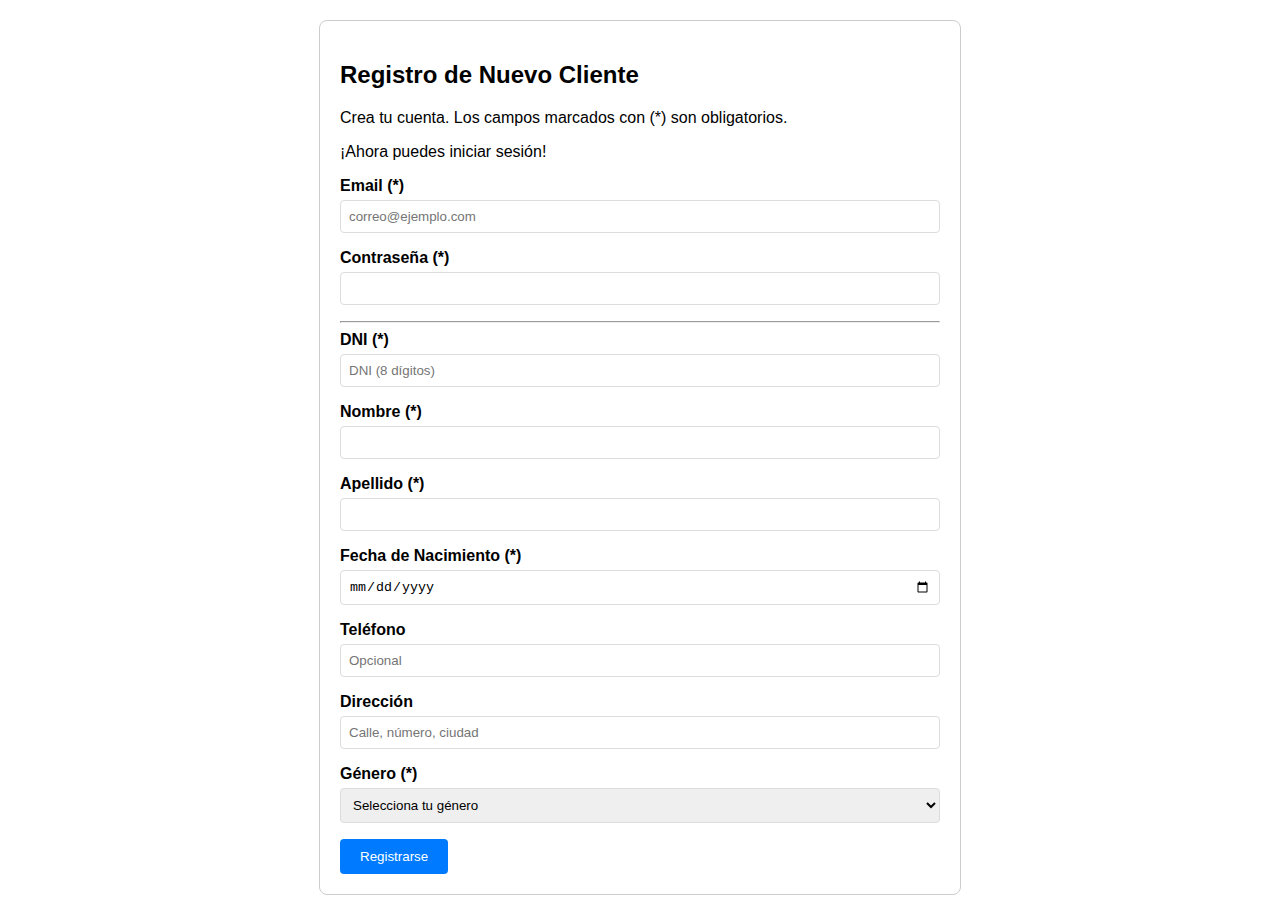
<file: src/main/resources/templates/registro.html>
<!DOCTYPE html>
<html lang="es" xmlns:th="http://www.thymeleaf.org">
<head>
    <meta charset="UTF-8">
    <title>Registro de Cuenta - GYM</title>
    <style>
        /* Estilos básicos para claridad */
        body { font-family: Arial, sans-serif; margin: 20px; }
        .form-container { max-width: 600px; margin: auto; padding: 20px; border: 1px solid #ccc; border-radius: 8px; }
        .form-group { margin-bottom: 15px; }
        label { display: block; margin-bottom: 5px; font-weight: bold; }
        input[type="text"], input[type="password"], input[type="email"], input[type="date"], select {
            width: 100%; padding: 8px; box-sizing: border-box; border: 1px solid #ddd; border-radius: 4px;
        }
        .error { color: red; margin-top: 5px; }
    </style>
</head>
<body>

<div class="form-container">
    <h2>Registro de Nuevo Cliente</h2>
    <p>Crea tu cuenta. Los campos marcados con (*) son obligatorios.</p>

    <div th:if="${error}" class="error">
        <p th:text="${error}"></p>
    </div>
    <div th:if="${mensajeExito}">
        <p style="color: green;" th:text="${mensajeExito}"></p>
        <p>¡Ahora puedes <a th:href="@{/login}">iniciar sesión</a>!</p>
    </div>

    <form th:action="@{/registro}" th:object="${usuario}" method="post">

        <div class="form-group">
            <label for="email">Email (*)</label>
            <input type="email" id="email" th:field="*{email}" placeholder="correo@ejemplo.com" required/>
            <p th:if="${#fields.hasErrors('email')}" th:errors="*{email}" class="error"></p>
        </div>

        <div class="form-group">
            <label for="password">Contraseña (*)</label>
            <input type="password" id="password" th:field="*{password}" required/>
            <p th:if="${#fields.hasErrors('password')}" th:errors="*{password}" class="error"></p>
        </div>

        <input type="hidden" th:field="*{roles}" th:value="CLIENTE" />

        <hr/>

        <div class="form-group">
            <label for="dni">DNI (*)</label>
            <input type="text" id="dni" th:field="*{dni}" placeholder="DNI (8 dígitos)" required/>
            <p th:if="${#fields.hasErrors('dni')}" th:errors="*{dni}" class="error"></p>
        </div>

        <div class="form-group">
            <label for="nombre">Nombre (*)</label>
            <input type="text" id="nombre" th:field="*{nombre}" required/>
            <p th:if="${#fields.hasErrors('nombre')}" th:errors="*{nombre}" class="error"></p>
        </div>

        <div class="form-group">
            <label for="apellido">Apellido (*)</label>
            <input type="text" id="apellido" th:field="*{apellido}" required/>
            <p th:if="${#fields.hasErrors('apellido')}" th:errors="*{apellido}" class="error"></p>
        </div>

        <div class="form-group">
            <label for="fechaNacimiento">Fecha de Nacimiento (*)</label>
            <input type="date" id="fechaNacimiento" th:field="*{fechaNacimiento}" required/>
            <p th:if="${#fields.hasErrors('fechaNacimiento')}" th:errors="*{fechaNacimiento}" class="error"></p>
        </div>

        <div class="form-group">
            <label for="telefono">Teléfono</label>
            <input type="text" id="telefono" th:field="*{telefono}" placeholder="Opcional"/>
            <p th:if="${#fields.hasErrors('telefono')}" th:errors="*{telefono}" class="error"></p>
        </div>

        <div class="form-group">
            <label for="direccion">Dirección</label>
            <input type="text" id="direccion" th:field="*{direccion}" placeholder="Calle, número, ciudad"/>
            <p th:if="${#fields.hasErrors('direccion')}" th:errors="*{direccion}" class="error"></p>
        </div>

        <div class="form-group">
            <label for="genero">Género (*)</label>
            <select id="genero" th:field="*{genero}" required>
                <option value="" selected disabled>Selecciona tu género</option>

                <option th:each="gen : ${generosDisponibles}"
                        th:value="${gen}" th:text="${gen.name().replace('_', ' ')}"></option>
            </select>
            <p th:if="${#fields.hasErrors('genero')}" th:errors="*{genero}" class="error"></p>
        </div>

        <button type="submit" style="padding: 10px 20px; background-color: #007bff; color: white; border: none; border-radius: 4px; cursor: pointer;">
            Registrarse
        </button>

    </form>
</div>

</body>
</html>
</file>
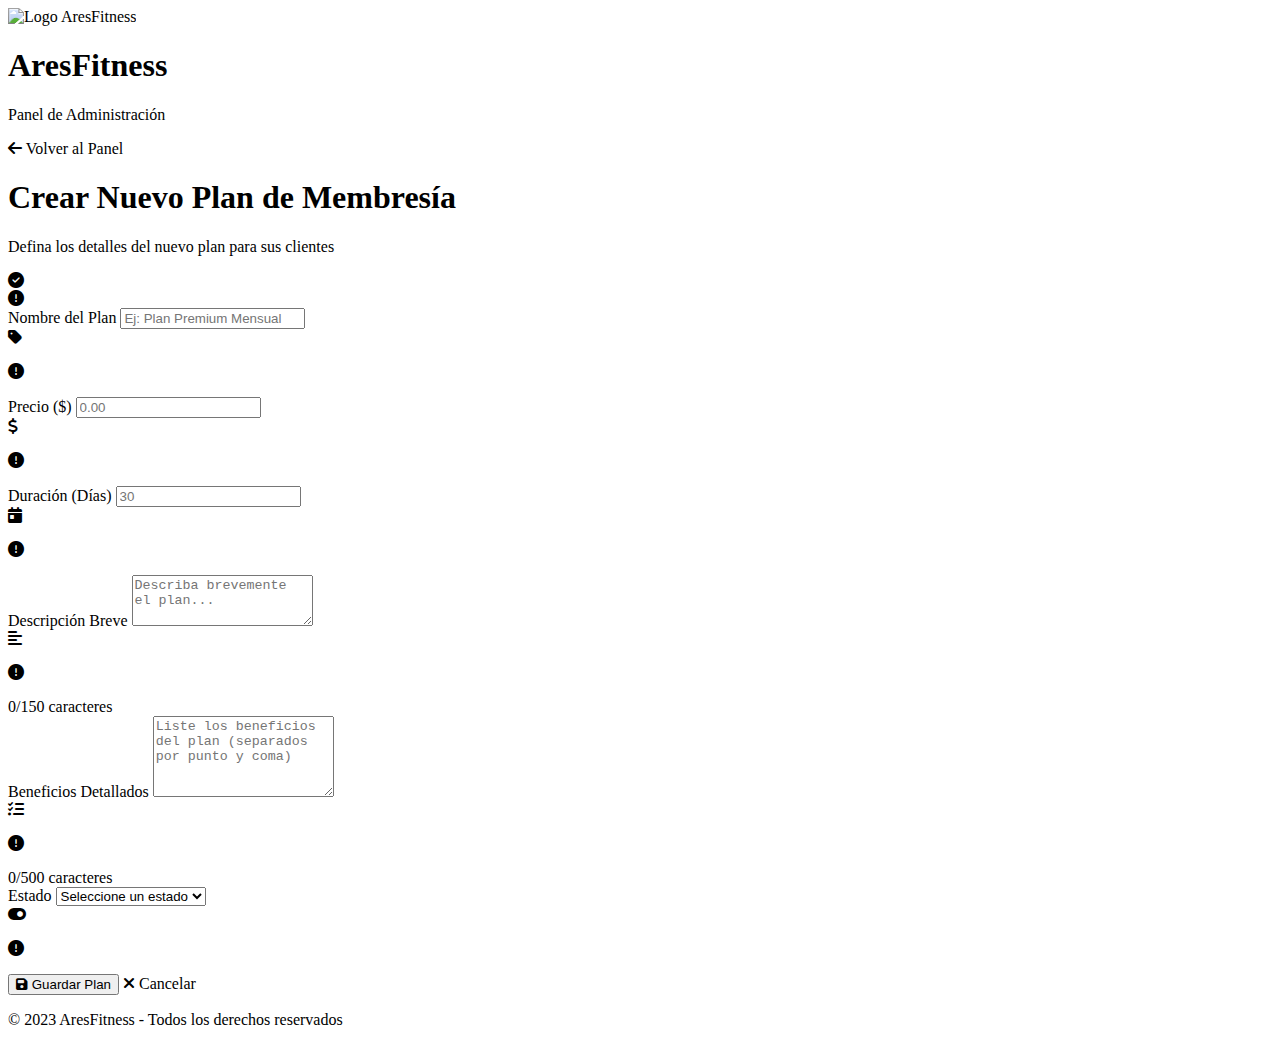
<file: src/main/resources/templates/admin/crear-plan.html>
<!DOCTYPE html>
<html lang="es" xmlns:th="http://www.thymeleaf.org">
<head>
    <meta charset="UTF-8">
    <title>Crear Nuevo Plan - Panel Admin</title>
    <link rel="stylesheet" th:href="@{Css/CrearPlan.css}">
    <link th:href="@{Imagenes/logo.png}" rel="icon" type="image/png">
    <link rel="stylesheet" href="https://cdnjs.cloudflare.com/ajax/libs/font-awesome/6.4.0/css/all.min.css">
</head>
<body>
<!-- Header -->
<header>
    <div class="logo-container">
        <a th:href="@{/}">
            <img th:src="@{/Imagenes/logo.png}" alt="Logo AresFitness">
        </a>
        <div class="logo-text">
            <h1>AresFitness</h1>
            <p>Panel de Administración</p>
        </div>
    </div>
    <nav>
        <a th:href="@{/admin/dashboard-admin}">
            <i class="fas fa-arrow-left"></i>
            Volver al Panel
        </a>
    </nav>
</header>

<!-- Contenido Principal -->
<div class="main-container">
    <div class="form-card">
        <div class="form-header">
            <h1>Crear Nuevo Plan de Membresía</h1>
            <p>Defina los detalles del nuevo plan para sus clientes</p>
        </div>

        <!-- Alertas -->
        <div th:if="${success}" class="success-alert">
            <i class="fas fa-check-circle"></i>
            <span th:text="${success}"></span>
        </div>
        <div th:if="${error}" class="error-message">
            <i class="fas fa-exclamation-circle"></i>
            <span th:text="${error}"></span>
        </div>

        <!-- Formulario -->
        <form th:action="@{/admin/planes/crear}" th:object="${planDTO}" method="post">
            <div class="input-group">
                <label for="nombre">Nombre del Plan</label>
                <input type="text" id="nombre" th:field="*{nombre}" placeholder="Ej: Plan Premium Mensual" required/>
                <div class="input-icon">
                    <i class="fas fa-tag"></i>
                </div>
                <p class="error-message-field" th:if="${#fields.hasErrors('nombre')}">
                    <i class="fas fa-exclamation-circle"></i>
                    <span th:errors="*{nombre}"></span>
                </p>
            </div>

            <div class="grid-2">
                <div class="input-group">
                    <label for="precio">Precio ($)</label>
                    <input type="number" id="precio" th:field="*{precio}" step="0.01" placeholder="0.00" min="0" required/>
                    <div class="input-icon">
                        <i class="fas fa-dollar-sign"></i>
                    </div>
                    <p class="error-message-field" th:if="${#fields.hasErrors('precio')}">
                        <i class="fas fa-exclamation-circle"></i>
                        <span th:errors="*{precio}"></span>
                    </p>
                </div>

                <div class="input-group">
                    <label for="duracionDias">Duración (Días)</label>
                    <input type="number" id="duracionDias" th:field="*{duracionDias}" placeholder="30" min="1" required/>
                    <div class="input-icon">
                        <i class="fas fa-calendar-day"></i>
                    </div>
                    <p class="error-message-field" th:if="${#fields.hasErrors('duracionDias')}">
                        <i class="fas fa-exclamation-circle"></i>
                        <span th:errors="*{duracionDias}"></span>
                    </p>
                </div>
            </div>

            <div class="input-group">
                <label for="descripcion">Descripción Breve</label>
                <textarea id="descripcion" th:field="*{descripcion}" rows="3" placeholder="Describa brevemente el plan..."></textarea>
                <div class="input-icon">
                    <i class="fas fa-align-left"></i>
                </div>
                <p class="error-message-field" th:if="${#fields.hasErrors('descripcion')}">
                    <i class="fas fa-exclamation-circle"></i>
                    <span th:errors="*{descripcion}"></span>
                </p>
                <div class="char-counter" id="descripcion-counter">
                    <span id="descripcion-chars">0</span>/150 caracteres
                </div>
            </div>

            <div class="input-group">
                <label for="beneficios">Beneficios Detallados</label>
                <textarea id="beneficios" th:field="*{beneficios}" rows="5" placeholder="Liste los beneficios del plan (separados por punto y coma)"></textarea>
                <div class="input-icon">
                    <i class="fas fa-list-check"></i>
                </div>
                <p class="error-message-field" th:if="${#fields.hasErrors('beneficios')}">
                    <i class="fas fa-exclamation-circle"></i>
                    <span th:errors="*{beneficios}"></span>
                </p>
                <div class="char-counter" id="beneficios-counter">
                    <span id="beneficios-chars">0</span>/500 caracteres
                </div>
            </div>

            <div class="input-group">
                <label for="estado">Estado</label>
                <select id="estado" th:field="*{estado}" required>
                    <option value="" disabled selected>Seleccione un estado</option>
                    <option th:each="estado : ${T(com.integrador.gym.Model.Enum.EstadoPlan).values()}"
                            th:value="${estado}"
                            th:text="${estado.name()}">
                    </option>
                </select>
                <div class="input-icon">
                    <i class="fas fa-toggle-on"></i>
                </div>
                <p class="error-message-field" th:if="${#fields.hasErrors('estado')}">
                    <i class="fas fa-exclamation-circle"></i>
                    <span th:errors="*{estado}"></span>
                </p>
            </div>

            <div class="form-actions">
                <button type="submit" class="btn-submit">
                    <i class="fas fa-save"></i>
                    Guardar Plan
                </button>
                <a th:href="@{/admin/dashboard-admin}" class="btn-back">
                    <i class="fas fa-times"></i>
                    Cancelar
                </a>
            </div>
        </form>
    </div>
</div>

<!-- Footer -->
<footer>
    <p>&copy; 2023 AresFitness - Todos los derechos reservados</p>
</footer>

<script>
    // Efectos de animación al cargar la página
    document.addEventListener('DOMContentLoaded', function() {
        // Agregar efecto de aparición escalonada a los campos
        const inputs = document.querySelectorAll('.input-group');
        inputs.forEach((input, index) => {
            input.style.animationDelay = `${index * 0.1}s`;
            input.style.animation = 'fadeIn 0.5s ease-out forwards';
        });

        // Contadores de caracteres
        const descripcionTextarea = document.getElementById('descripcion');
        const beneficiosTextarea = document.getElementById('beneficios');
        const descripcionCounter = document.getElementById('descripcion-chars');
        const beneficiosCounter = document.getElementById('beneficios-chars');
        const descripcionCounterDiv = document.getElementById('descripcion-counter');
        const beneficiosCounterDiv = document.getElementById('beneficios-counter');

        function updateCharCount(textarea, counter, counterDiv, maxLength) {
            const length = textarea.value.length;
            counter.textContent = length;

            if (length > maxLength * 0.8) {
                counterDiv.classList.add('warning');
                counterDiv.classList.remove('error');
            } else if (length > maxLength) {
                counterDiv.classList.add('error');
                counterDiv.classList.remove('warning');
            } else {
                counterDiv.classList.remove('warning', 'error');
            }
        }

        descripcionTextarea.addEventListener('input', function() {
            updateCharCount(this, descripcionCounter, descripcionCounterDiv, 150);
        });

        beneficiosTextarea.addEventListener('input', function() {
            updateCharCount(this, beneficiosCounter, beneficiosCounterDiv, 500);
        });

        // Inicializar contadores
        updateCharCount(descripcionTextarea, descripcionCounter, descripcionCounterDiv, 150);
        updateCharCount(beneficiosTextarea, beneficiosCounter, beneficiosCounterDiv, 500);

        // Efecto de foco en campos
        const formInputs = document.querySelectorAll('input, select, textarea');
        formInputs.forEach(input => {
            input.addEventListener('focus', function() {
                this.parentElement.classList.add('focused');
            });

            input.addEventListener('blur', function() {
                if (this.value === '') {
                    this.parentElement.classList.remove('focused');
                }
            });
        });
    });
</script>
</body>

</body>
</html>
</file>
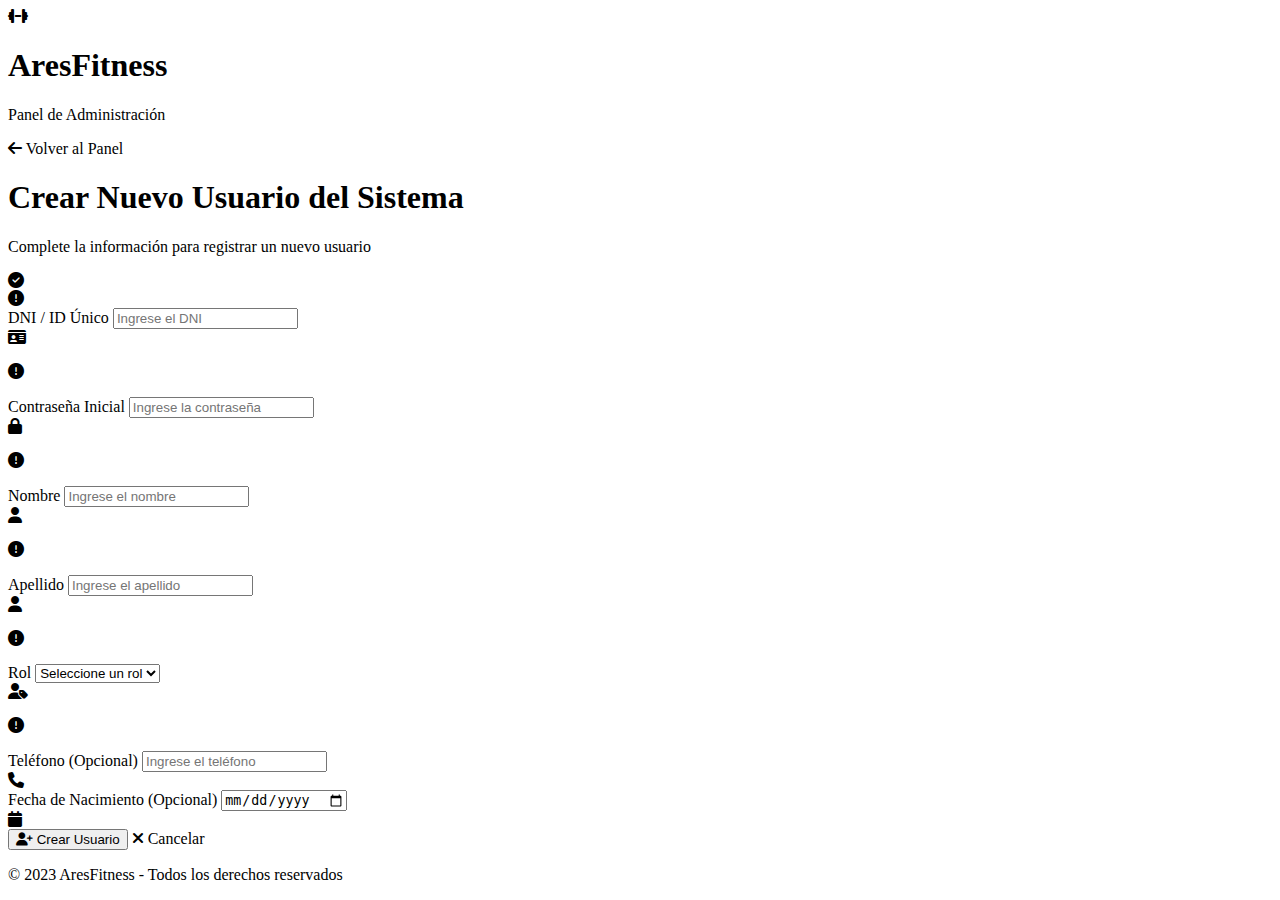
<file: src/main/resources/templates/admin/crear-usuario.html>
<!DOCTYPE html>
<html lang="es" xmlns:th="http://www.thymeleaf.org">
<head>
    <meta charset="UTF-8">
    <title>Crear Nuevo Usuario - Panel Admin</title>
    <link rel="stylesheet" th:href="@{Css/crearUsuario.css}">
    <link th:href="@{Imagenes/logo.png}" rel="icon" type="image/png">
    <link rel="stylesheet" href="https://cdnjs.cloudflare.com/ajax/libs/font-awesome/6.4.0/css/all.min.css">
</head>
<body>
<!-- Header -->
<header>
    <div class="logo-container">
        <div class="logo-icon">
            <i class="fas fa-dumbbell"></i>
        </div>
        <div class="logo-text">
            <h1>AresFitness</h1>
            <p>Panel de Administración</p>
        </div>
    </div>
    <nav>
        <a th:href="@{/admin/dashboard-admin}">
            <i class="fas fa-arrow-left"></i>
            Volver al Panel
        </a>
    </nav>
</header>

<!-- Contenido Principal -->
<div class="main-container">
    <div class="form-card">
        <div class="form-header">
            <h1>Crear Nuevo Usuario del Sistema</h1>
            <p>Complete la información para registrar un nuevo usuario</p>
        </div>

        <!-- Alertas -->
        <div th:if="${success}" class="success-alert">
            <i class="fas fa-check-circle"></i>
            <span th:text="${success}"></span>
        </div>
        <div th:if="${error}" class="error-message">
            <i class="fas fa-exclamation-circle"></i>
            <span th:text="${error}"></span>
        </div>

        <!-- Formulario -->
        <form th:action="@{/admin/usuarios/crear}" method="post" th:object="${usuarioDTO}">
            <div class="grid-2">
                <div class="input-group">
                    <label for="dni">DNI / ID Único</label>
                    <input type="text" id="dni" th:field="*{dni}" placeholder="Ingrese el DNI" required/>
                    <div class="input-icon">
                        <i class="fas fa-id-card"></i>
                    </div>
                    <p class="error-message-field" th:if="${#fields.hasErrors('dni')}">
                        <i class="fas fa-exclamation-circle"></i>
                        <span th:errors="*{dni}"></span>
                    </p>
                </div>

                <div class="input-group">
                    <label for="password">Contraseña Inicial</label>
                    <input type="password" id="password" th:field="*{password}" placeholder="Ingrese la contraseña" required/>
                    <div class="input-icon">
                        <i class="fas fa-lock"></i>
                    </div>
                    <p class="error-message-field" th:if="${#fields.hasErrors('password')}">
                        <i class="fas fa-exclamation-circle"></i>
                        <span th:errors="*{password}"></span>
                    </p>
                </div>
            </div>

            <div class="grid-2">
                <div class="input-group">
                    <label for="nombre">Nombre</label>
                    <input type="text" id="nombre" th:field="*{nombre}" placeholder="Ingrese el nombre" required/>
                    <div class="input-icon">
                        <i class="fas fa-user"></i>
                    </div>
                    <p class="error-message-field" th:if="${#fields.hasErrors('nombre')}">
                        <i class="fas fa-exclamation-circle"></i>
                        <span th:errors="*{nombre}"></span>
                    </p>
                </div>

                <div class="input-group">
                    <label for="apellido">Apellido</label>
                    <input type="text" id="apellido" th:field="*{apellido}" placeholder="Ingrese el apellido" required/>
                    <div class="input-icon">
                        <i class="fas fa-user"></i>
                    </div>
                    <p class="error-message-field" th:if="${#fields.hasErrors('apellido')}">
                        <i class="fas fa-exclamation-circle"></i>
                        <span th:errors="*{apellido}"></span>
                    </p>
                </div>
            </div>

            <div class="input-group">
                <label for="roles">Rol</label>
                <select id="roles" th:field="*{roles}" required>
                    <option value="" disabled selected>Seleccione un rol</option>
                    <option th:each="r : ${rolesDisponibles}"
                            th:value="${r}"
                            th:text="${r.name()}">
                    </option>
                </select>
                <div class="input-icon">
                    <i class="fas fa-user-tag"></i>
                </div>
                <p class="error-message-field" th:if="${#fields.hasErrors('roles')}">
                    <i class="fas fa-exclamation-circle"></i>
                    <span th:errors="*{roles}"></span>
                </p>
            </div>

            <div class="grid-2">
                <div class="input-group">
                    <label for="telefono">Teléfono (Opcional)</label>
                    <input type="text" id="telefono" th:field="*{telefono}" placeholder="Ingrese el teléfono"/>
                    <div class="input-icon">
                        <i class="fas fa-phone"></i>
                    </div>
                </div>
                <div class="input-group">
                    <label for="fechaNacimiento">Fecha de Nacimiento (Opcional)</label>
                    <input type="date" id="fechaNacimiento" th:field="*{fechaNacimiento}"/>
                    <div class="input-icon">
                        <i class="fas fa-calendar"></i>
                    </div>
                </div>
            </div>

            <div class="form-actions">
                <button type="submit" class="btn-submit">
                    <i class="fas fa-user-plus"></i>
                    Crear Usuario
                </button>
                <a th:href="@{/admin/dashboard-admin}" class="btn-back">
                    <i class="fas fa-times"></i>
                    Cancelar
                </a>
            </div>
        </form>
    </div>
</div>

<!-- Footer -->
<footer>
    <p>&copy; 2023 AresFitness - Todos los derechos reservados</p>
</footer>

<script>
    // Efectos de animación al cargar la página
    document.addEventListener('DOMContentLoaded', function() {
        // Agregar efecto de aparición escalonada a los campos
        const inputs = document.querySelectorAll('.input-group');
        inputs.forEach((input, index) => {
            input.style.animationDelay = `${index * 0.1}s`;
            input.style.animation = 'fadeIn 0.5s ease-out forwards';
        });

        // Efecto de foco en campos
        const formInputs = document.querySelectorAll('input, select');
        formInputs.forEach(input => {
            input.addEventListener('focus', function() {
                this.parentElement.classList.add('focused');
            });

            input.addEventListener('blur', function() {
                if (this.value === '') {
                    this.parentElement.classList.remove('focused');
                }
            });
        });
    });
</script>
</body>
</html>
</file>
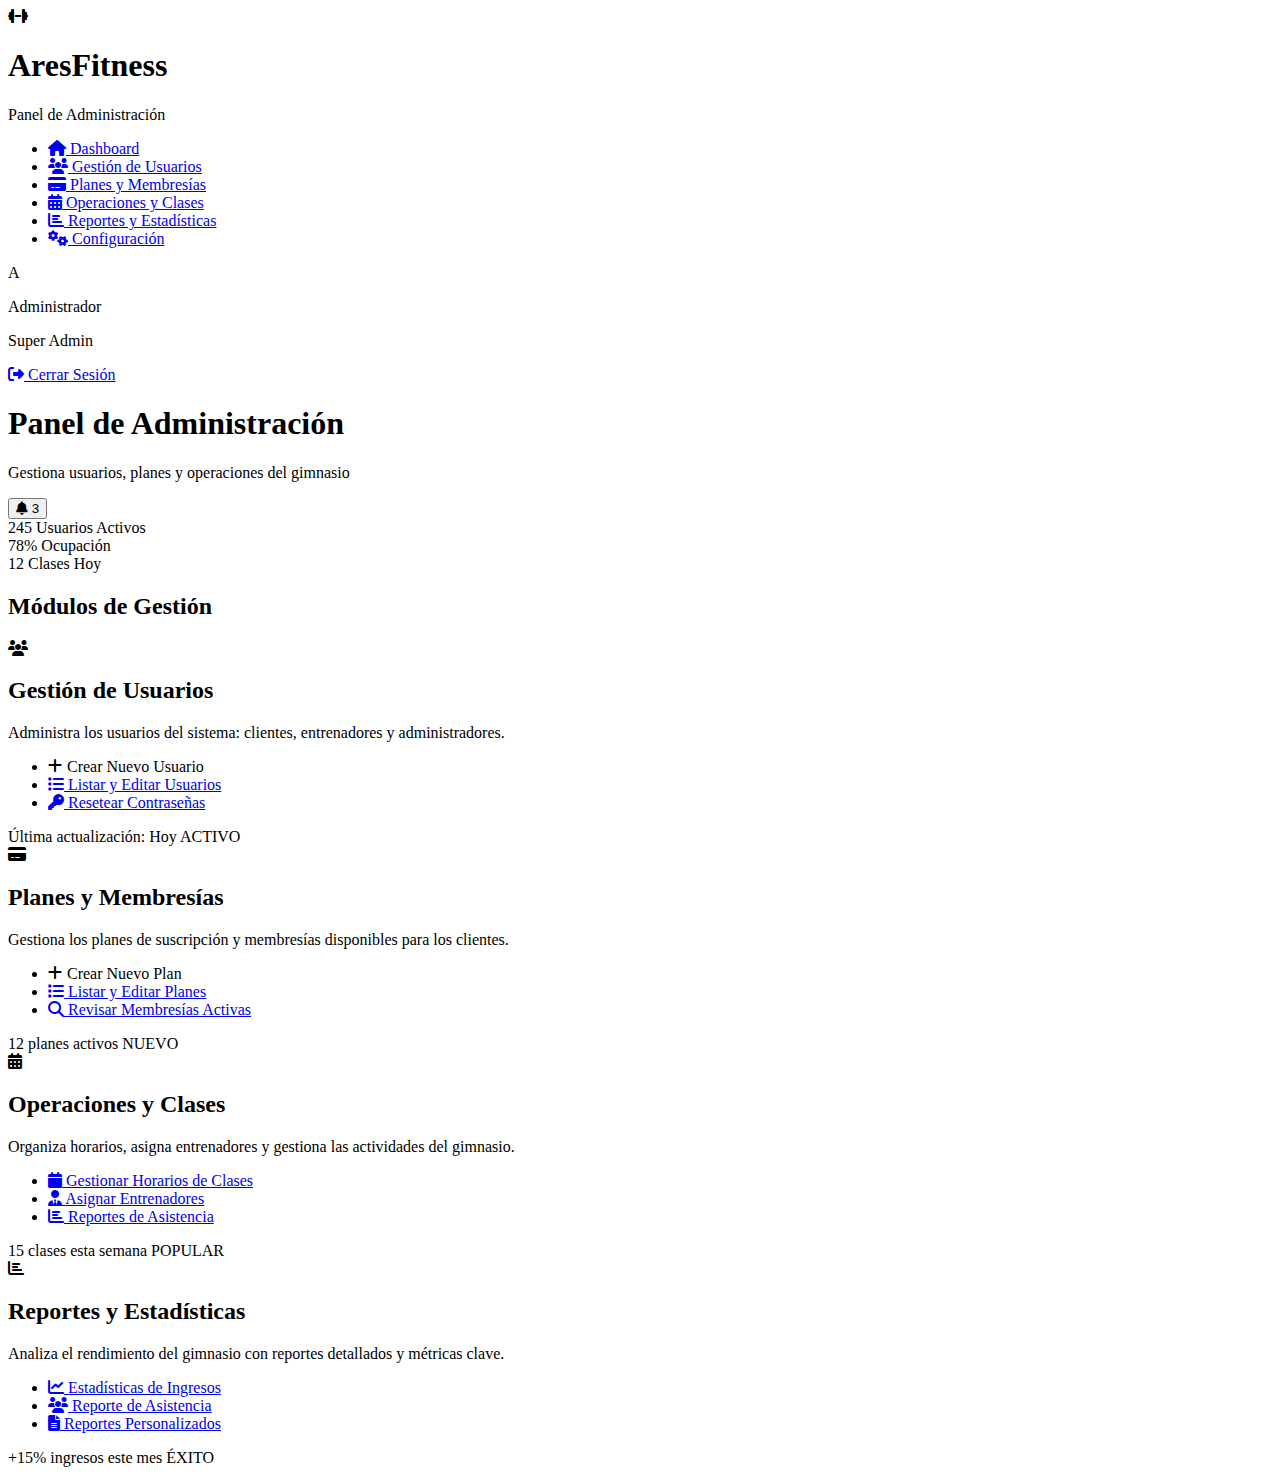
<file: src/main/resources/templates/admin/dashboard-admin.html>
<!DOCTYPE html>
<html lang="es" xmlns:th="http://www.thymeleaf.org">
<head>
    <meta charset="UTF-8">
    <title>Panel de Administración - AresFitness</title>
    <link rel="stylesheet" th:href=@{Css/admin.css}>
    <link rel="stylesheet" href="https://cdnjs.cloudflare.com/ajax/libs/font-awesome/6.4.0/css/all.min.css">
</head>
<body>
<div class="dashboard-wrapper">
    <!-- Sidebar -->
    <aside class="sidebar">
        <div class="sidebar-header">
            <div class="logo">
                <div class="logo-icon">
                    <i class="fas fa-dumbbell"></i>
                </div>
                <h1>AresFitness</h1>
            </div>
            <p>Panel de Administración</p>
        </div>
        <nav class="sidebar-nav">
            <ul>
                <li class="nav-item active">
                    <a href="#">
                        <span class="icon"><i class="fas fa-home"></i></span>
                        <span>Dashboard</span>
                    </a>
                </li>
                <li class="nav-item">
                    <a href="#">
                        <span class="icon"><i class="fas fa-users"></i></span>
                        <span>Gestión de Usuarios</span>
                    </a>
                </li>
                <li class="nav-item">
                    <a href="#">
                        <span class="icon"><i class="fas fa-credit-card"></i></span>
                        <span>Planes y Membresías</span>
                    </a>
                </li>
                <li class="nav-item">
                    <a href="#">
                        <span class="icon"><i class="fas fa-calendar-alt"></i></span>
                        <span>Operaciones y Clases</span>
                    </a>
                </li>
                <li class="nav-item">
                    <a href="#">
                        <span class="icon"><i class="fas fa-chart-bar"></i></span>
                        <span>Reportes y Estadísticas</span>
                    </a>
                </li>
                <li class="nav-item">
                    <a href="#">
                        <span class="icon"><i class="fas fa-cogs"></i></span>
                        <span>Configuración</span>
                    </a>
                </li>
            </ul>
        </nav>
        <div class="sidebar-footer">
            <div class="user-info">
                <div class="user-avatar">A</div>
                <div class="user-details">
                    <p class="user-name">Administrador</p>
                    <p class="user-role">Super Admin</p>
                </div>
            </div>
            <a href="@{/logout}" class="logout-btn">
                <span class="icon"><i class="fas fa-sign-out-alt"></i></span>
                <span>Cerrar Sesión</span>
            </a>
        </div>
    </aside>

    <!-- Main Content -->
    <main class="main-content">
        <header class="dashboard-header">
            <div class="header-content">
                <h1>Panel de Administración</h1>
                <p>Gestiona usuarios, planes y operaciones del gimnasio</p>
            </div>
            <div class="header-actions">
                <button class="notification-btn">
                    <i class="fas fa-bell"></i>
                    <span class="notification-badge">3</span>
                </button>
                <div class="quick-stats">
                    <div class="stat">
                        <span class="stat-value">245</span>
                        <span class="stat-label">Usuarios Activos</span>
                    </div>
                    <div class="stat">
                        <span class="stat-value">78%</span>
                        <span class="stat-label">Ocupación</span>
                    </div>
                    <div class="stat">
                        <span class="stat-value">12</span>
                        <span class="stat-label">Clases Hoy</span>
                    </div>
                </div>
            </div>
        </header>

        <div class="dashboard-container">
            <h2 class="section-title">Módulos de Gestión</h2>

            <div class="module-grid">
                <!-- Gestión de Usuarios -->
                <div class="module-card">
                    <div class="card-header">
                        <div class="card-icon user-icon">
                            <i class="fas fa-users"></i>
                        </div>
                        <h2>Gestión de Usuarios</h2>
                    </div>
                    <div class="card-content">
                        <p>Administra los usuarios del sistema: clientes, entrenadores y administradores.</p>
                        <ul class="card-links">
                            <li>
                                <a th:href="@{/admin/usuarios/crear}" class="card-link">
                                    <span class="link-icon"><i class="fas fa-plus"></i></span>
                                    <span>Crear Nuevo Usuario</span>
                                </a>
                            </li>
                            <li>
                                <a href="#" class="card-link">
                                    <span class="link-icon"><i class="fas fa-list"></i></span>
                                    <span>Listar y Editar Usuarios</span>
                                </a>
                            </li>
                            <li>
                                <a href="#" class="card-link">
                                    <span class="link-icon"><i class="fas fa-key"></i></span>
                                    <span>Resetear Contraseñas</span>
                                </a>
                            </li>
                        </ul>
                    </div>
                    <div class="card-footer">
                        <span class="card-stats">Última actualización: Hoy</span>
                        <span class="card-badge">ACTIVO</span>
                    </div>
                </div>

                <!-- Planes y Membresías -->
                <div class="module-card">
                    <div class="card-header">
                        <div class="card-icon plan-icon">
                            <i class="fas fa-credit-card"></i>
                        </div>
                        <h2>Planes y Membresías</h2>
                    </div>
                    <div class="card-content">
                        <p>Gestiona los planes de suscripción y membresías disponibles para los clientes.</p>
                        <ul class="card-links">
                            <li>
                                <a th:href="@{/admin/planes/crear}" class="card-link">
                                    <span class="link-icon"><i class="fas fa-plus"></i></span>
                                    <span>Crear Nuevo Plan</span>
                                </a>
                            </li>
                            <li>
                                <a href="#" class="card-link">
                                    <span class="link-icon"><i class="fas fa-list"></i></span>
                                    <span>Listar y Editar Planes</span>
                                </a>
                            </li>
                            <li>
                                <a href="#" class="card-link">
                                    <span class="link-icon"><i class="fas fa-search"></i></span>
                                    <span>Revisar Membresías Activas</span>
                                </a>
                            </li>
                        </ul>
                    </div>
                    <div class="card-footer">
                        <span class="card-stats">12 planes activos</span>
                        <span class="card-badge">NUEVO</span>
                    </div>
                </div>

                <!-- Operaciones y Clases -->
                <div class="module-card">
                    <div class="card-header">
                        <div class="card-icon operation-icon">
                            <i class="fas fa-calendar-alt"></i>
                        </div>
                        <h2>Operaciones y Clases</h2>
                    </div>
                    <div class="card-content">
                        <p>Organiza horarios, asigna entrenadores y gestiona las actividades del gimnasio.</p>
                        <ul class="card-links">
                            <li>
                                <a href="#" class="card-link">
                                    <span class="link-icon"><i class="fas fa-calendar"></i></span>
                                    <span>Gestionar Horarios de Clases</span>
                                </a>
                            </li>
                            <li>
                                <a href="#" class="card-link">
                                    <span class="link-icon"><i class="fas fa-user-tie"></i></span>
                                    <span>Asignar Entrenadores</span>
                                </a>
                            </li>
                            <li>
                                <a href="#" class="card-link">
                                    <span class="link-icon"><i class="fas fa-chart-bar"></i></span>
                                    <span>Reportes de Asistencia</span>
                                </a>
                            </li>
                        </ul>
                    </div>
                    <div class="card-footer">
                        <span class="card-stats">15 clases esta semana</span>
                        <span class="card-badge">POPULAR</span>
                    </div>
                </div>

                <!-- Reportes y Estadísticas -->
                <div class="module-card">
                    <div class="card-header">
                        <div class="card-icon report-icon">
                            <i class="fas fa-chart-bar"></i>
                        </div>
                        <h2>Reportes y Estadísticas</h2>
                    </div>
                    <div class="card-content">
                        <p>Analiza el rendimiento del gimnasio con reportes detallados y métricas clave.</p>
                        <ul class="card-links">
                            <li>
                                <a href="#" class="card-link">
                                    <span class="link-icon"><i class="fas fa-chart-line"></i></span>
                                    <span>Estadísticas de Ingresos</span>
                                </a>
                            </li>
                            <li>
                                <a href="#" class="card-link">
                                    <span class="link-icon"><i class="fas fa-users"></i></span>
                                    <span>Reporte de Asistencia</span>
                                </a>
                            </li>
                            <li>
                                <a href="#" class="card-link">
                                    <span class="link-icon"><i class="fas fa-file-alt"></i></span>
                                    <span>Reportes Personalizados</span>
                                </a>
                            </li>
                        </ul>
                    </div>
                    <div class="card-footer">
                        <span class="card-stats">+15% ingresos este mes</span>
                        <span class="card-badge">ÉXITO</span>
                    </div>
                </div>
            </div>
        </div>
    </main>
</div>

<script>
    // Efectos de animación al cargar la página
    document.addEventListener('DOMContentLoaded', function() {
        // Agregar efecto de aparición escalonada a las tarjetas
        const cards = document.querySelectorAll('.module-card');
        cards.forEach((card, index) => {
            card.style.animationDelay = `${index * 0.1}s`;
        });

        // Efecto de notificación
        const notificationBtn = document.querySelector('.notification-btn');
        notificationBtn.addEventListener('click', function() {
            this.style.transform = 'rotate(15deg)';
            setTimeout(() => {
                this.style.transform = 'rotate(0)';
            }, 300);
        });
    });
</script>
</body>
</html>
</file>
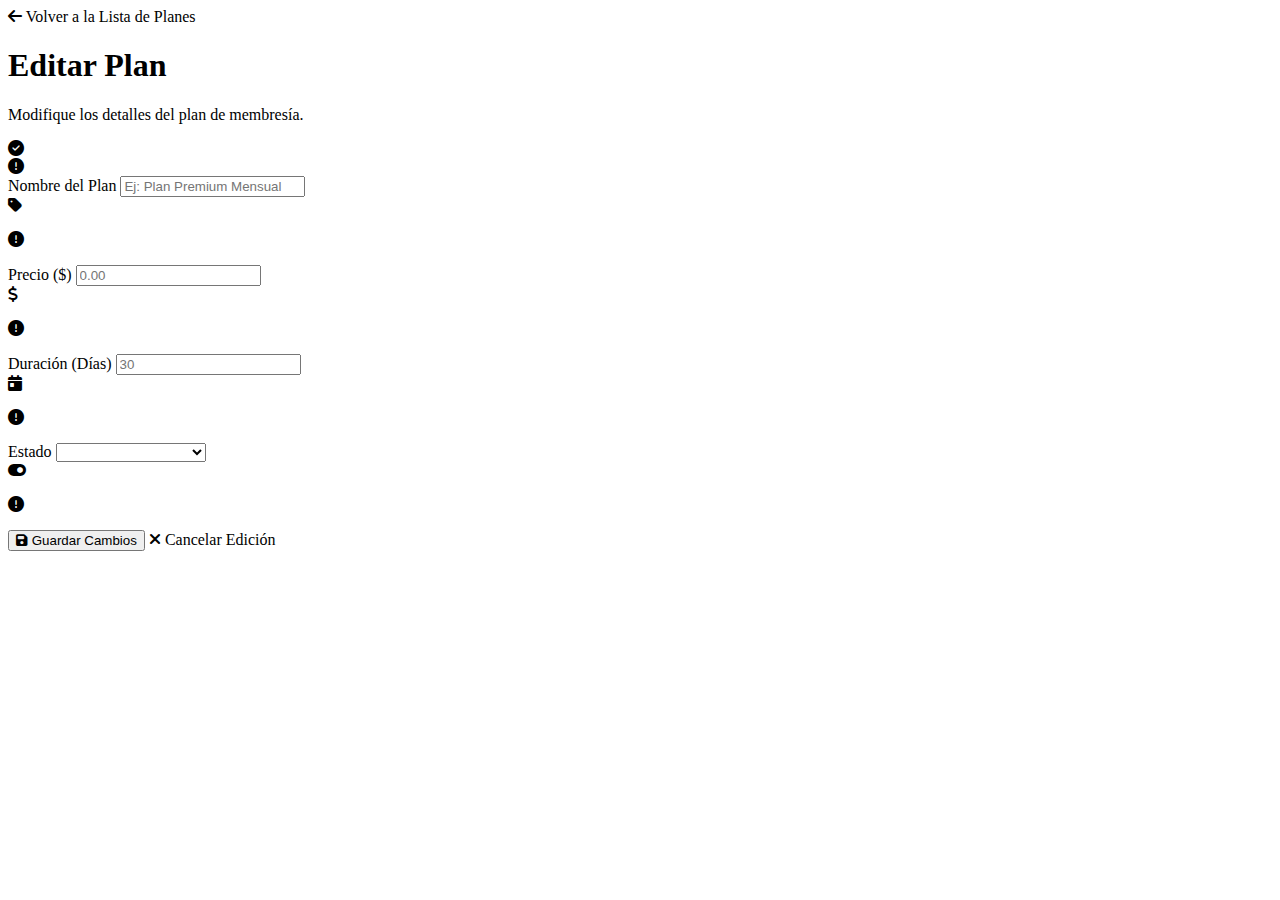
<file: src/main/resources/templates/admin/editar-plan.html>
<!DOCTYPE html>
<html lang="es" xmlns:th="http://www.thymeleaf.org">
<head>
    <meta charset="UTF-8">
    <title th:text="'Editar Plan - ' + ${planDTO.nombre} + ' - Panel Admin'"></title>
    <link rel="stylesheet" th:href="@{/Css/CrearPlan.css}">
    <link th:href="@{/Imagenes/logo.png}" rel="icon" type="image/png">
    <link rel="stylesheet" href="https://cdnjs.cloudflare.com/ajax/libs/font-awesome/6.4.0/css/all.min.css">
</head>
<body>
<header>
    <nav>
        <a th:href="@{/admin/planes}">
            <i class="fas fa-arrow-left"></i>
            Volver a la Lista de Planes
        </a>
    </nav>
</header>

<div class="main-container">
    <div class="form-card">
        <div class="form-header">
            <h1 th:text="'Editar Plan: ' + ${planDTO.nombre}">Editar Plan</h1>
            <p>Modifique los detalles del plan de membresía.</p>
        </div>

        <div th:if="${success}" class="success-alert">
            <i class="fas fa-check-circle"></i>
            <span th:text="${success}"></span>
        </div>
        <div th:if="${error}" class="error-message">
            <i class="fas fa-exclamation-circle"></i>
            <span th:text="${error}"></span>
        </div>

        <form th:action="@{/admin/planes/editar/{id}(id=${planDTO.id})}"
              th:object="${planDTO}"
              method="post">

            <input type="hidden" th:field="*{id}" />

            <div class="input-group">
                <label for="nombre">Nombre del Plan</label>
                <input type="text" id="nombre" th:field="*{nombre}" placeholder="Ej: Plan Premium Mensual" required/>
                <div class="input-icon"><i class="fas fa-tag"></i></div>
                <p class="error-message-field" th:if="${#fields.hasErrors('nombre')}">
                    <i class="fas fa-exclamation-circle"></i><span th:errors="*{nombre}"></span>
                </p>
            </div>

            <div class="grid-2">
                <div class="input-group">
                    <label for="precio">Precio ($)</label>
                    <input type="number" id="precio" th:field="*{precio}" step="0.01" placeholder="0.00" min="0" required/>
                    <div class="input-icon"><i class="fas fa-dollar-sign"></i></div>
                    <p class="error-message-field" th:if="${#fields.hasErrors('precio')}">
                        <i class="fas fa-exclamation-circle"></i><span th:errors="*{precio}"></span>
                    </p>
                </div>

                <div class="input-group">
                    <label for="duracionDias">Duración (Días)</label>
                    <input type="number" id="duracionDias" th:field="*{duracionDias}" placeholder="30" min="1" required/>
                    <div class="input-icon"><i class="fas fa-calendar-day"></i></div>
                    <p class="error-message-field" th:if="${#fields.hasErrors('duracionDias')}">
                        <i class="fas fa-exclamation-circle"></i><span th:errors="*{duracionDias}"></span>
                    </p>
                </div>
            </div>

            <div class="input-group">
                <label for="estado">Estado</label>
                <select id="estado" th:field="*{estado}" required>
                    <option value="" disabled>Seleccione un estado</option>
                    <option th:each="estado : ${T(com.integrador.gym.Model.Enum.EstadoPlan).values()}"
                            th:value="${estado}"
                            th:text="${estado.name()}">
                    </option>
                </select>
                <div class="input-icon"><i class="fas fa-toggle-on"></i></div>
                <p class="error-message-field" th:if="${#fields.hasErrors('estado')}">
                    <i class="fas fa-exclamation-circle"></i><span th:errors="*{estado}"></span>
                </p>
            </div>

            <div class="form-actions">
                <button type="submit" class="btn-submit">
                    <i class="fas fa-save"></i>
                    Guardar Cambios
                </button>
                <a th:href="@{/admin/planes}" class="btn-back">
                    <i class="fas fa-times"></i>
                    Cancelar Edición
                </a>
            </div>
        </form>
    </div>
</div>
</body>
</html>
</file>
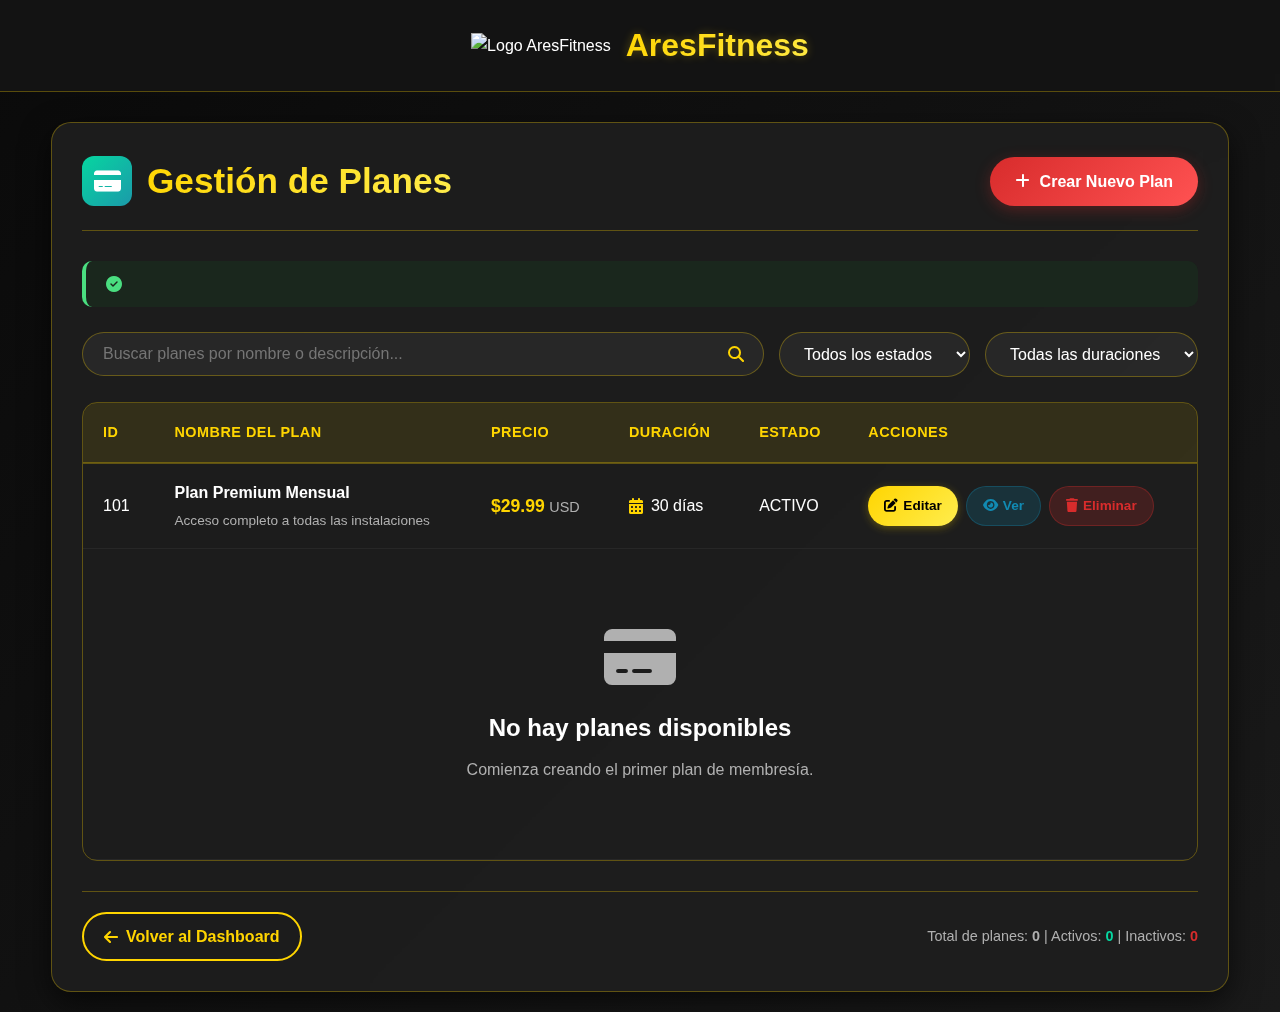
<file: src/main/resources/templates/admin/lista-planes.html>
<!DOCTYPE html>
<html lang="es" xmlns:th="http://www.thymeleaf.org">
<head>
    <meta charset="UTF-8">
    <meta name="viewport" content="width=device-width, initial-scale=1.0">
    <title>Lista de Planes - Panel Admin</title>
    <link rel="stylesheet" href="https://cdnjs.cloudflare.com/ajax/libs/font-awesome/6.4.0/css/all.min.css">
    <style>
        :root {
            --color-primario: #d82c2c;
            --color-primario-hover: #b82424;
            --color-secundario: #ffd500;
            --color-secundario-hover: #ffdf40;
            --color-fondo: #0f0e0d;
            --color-fondo-card: rgba(30, 30, 30, 0.9);
            --color-texto: #ffffff;
            --color-texto-secundario: #b0b0b0;
            --color-bordes: rgba(255, 213, 0, 0.3);
            --sombra: 0 10px 30px rgba(0, 0, 0, 0.6);
            --sombra-hover: 0 15px 40px rgba(0, 0, 0, 0.7);
            --gradiente-dorado: linear-gradient(135deg, #ffd500, #ffed4e);
            --gradiente-rojo: linear-gradient(135deg, #d82c2c, #ff5252);
            --gradiente-verde: linear-gradient(135deg, #06d6a0, #1b9aaa);
            --gradiente-azul: linear-gradient(135deg, #118ab2, #073b4c);
            --gradiente-purpura: linear-gradient(135deg, #7209b7, #560bad);
            --gradiente-negro: linear-gradient(135deg, #1a1a1a, #0f0e0d);
            --transicion: all 0.3s cubic-bezier(0.25, 0.8, 0.25, 1);
        }

        * {
            margin: 0;
            padding: 0;
            box-sizing: border-box;
        }

        body {
            background: linear-gradient(135deg, #0a0a0a 0%, #1a1a1a 100%);
            color: var(--color-texto);
            font-family: 'Segoe UI', Tahoma, Geneva, Verdana, sans-serif;
            line-height: 1.6;
            min-height: 100vh;
            padding: 20px;
        }

        /* Header */
        .header {
            background: rgba(20, 20, 20, 0.9);
            backdrop-filter: blur(10px);
            padding: 20px 40px;
            border-bottom: 1px solid var(--color-bordes);
            position: sticky;
            top: 0;
            z-index: 100;
            margin: -20px -20px 30px -20px;
        }

        .logo-container {
            display: flex;
            align-items: center;
            justify-content: center;
            gap: 15px;
        }

        .logo-container img {
            height: 50px;
        }

        .logo-text h1 {
            font-size: 2rem;
            background: var(--gradiente-dorado);
            -webkit-background-clip: text;
            background-clip: text;
            color: transparent;
            font-weight: 700;
            text-shadow: 0 0 10px rgba(255, 213, 0, 0.3);
        }

        /* Container Principal */
        .container {
            max-width: 95%;
            margin: 0 auto;
            background: var(--color-fondo-card);
            border-radius: 20px;
            padding: 30px;
            box-shadow: var(--sombra);
            border: 1px solid var(--color-bordes);
            backdrop-filter: blur(10px);
        }

        /* Top Bar */
        .top-bar {
            display: flex;
            justify-content: space-between;
            align-items: center;
            margin-bottom: 30px;
            padding-bottom: 20px;
            border-bottom: 1px solid var(--color-bordes);
        }

        .page-title {
            display: flex;
            align-items: center;
            gap: 15px;
        }

        .page-title h1 {
            font-size: 2.2rem;
            background: var(--gradiente-dorado);
            -webkit-background-clip: text;
            background-clip: text;
            color: transparent;
            font-weight: 700;
            margin: 0;
        }

        .title-icon {
            width: 50px;
            height: 50px;
            background: var(--gradiente-verde);
            border-radius: 12px;
            display: flex;
            align-items: center;
            justify-content: center;
            font-size: 1.5rem;
        }

        .btn-crear {
            background: var(--gradiente-rojo);
            color: white;
            padding: 12px 25px;
            border: none;
            border-radius: 30px;
            text-decoration: none;
            font-weight: 600;
            font-size: 1rem;
            transition: var(--transicion);
            box-shadow: 0 4px 15px rgba(216, 44, 44, 0.3);
            display: inline-flex;
            align-items: center;
            gap: 10px;
        }

        .btn-crear:hover {
            background: var(--gradiente-rojo);
            transform: translateY(-3px);
            box-shadow: 0 7px 20px rgba(216, 44, 44, 0.4);
        }

        /* Alertas */
        .success-alert {
            padding: 15px 20px;
            background: rgba(21, 87, 36, 0.2);
            color: #4ade80;
            border-radius: 10px;
            margin-bottom: 25px;
            border-left: 4px solid #4ade80;
            display: flex;
            align-items: center;
            gap: 10px;
        }

        /* Filtros y Búsqueda */
        .filters-bar {
            display: flex;
            gap: 15px;
            margin-bottom: 25px;
            flex-wrap: wrap;
        }

        .search-box {
            flex: 1;
            min-width: 300px;
            position: relative;
        }

        .search-box input {
            width: 100%;
            padding: 12px 45px 12px 20px;
            background: rgba(255, 255, 255, 0.05);
            border: 1px solid var(--color-bordes);
            border-radius: 30px;
            color: var(--color-texto);
            font-size: 1rem;
            transition: var(--transicion);
        }

        .search-box input:focus {
            outline: none;
            border-color: var(--color-secundario);
            box-shadow: 0 0 0 2px rgba(255, 213, 0, 0.2);
        }

        .search-icon {
            position: absolute;
            right: 20px;
            top: 50%;
            transform: translateY(-50%);
            color: var(--color-secundario);
        }

        .filter-select {
            padding: 12px 20px;
            background: rgba(255, 255, 255, 0.05);
            border: 1px solid var(--color-bordes);
            border-radius: 30px;
            color: var(--color-texto);
            font-size: 1rem;
            min-width: 180px;
        }

        /* Tabla */
        .table-container {
            overflow-x: auto;
            border-radius: 15px;
            border: 1px solid var(--color-bordes);
        }

        table {
            width: 100%;
            border-collapse: collapse;
            min-width: 800px;
        }

        thead {
            background: rgba(255, 213, 0, 0.1);
        }

        th {
            padding: 18px 20px;
            text-align: left;
            color: var(--color-secundario);
            font-weight: 600;
            font-size: 0.9rem;
            text-transform: uppercase;
            letter-spacing: 0.5px;
            border-bottom: 2px solid var(--color-bordes);
        }

        tbody tr {
            transition: var(--transicion);
            border-bottom: 1px solid rgba(255, 255, 255, 0.05);
        }

        tbody tr:hover {
            background: rgba(255, 255, 255, 0.03);
        }

        td {
            padding: 16px 20px;
            color: var(--color-texto);
        }

        /* Estados */
        .status-badge {
            padding: 6px 12px;
            border-radius: 20px;
            font-size: 0.8rem;
            font-weight: 600;
            text-transform: uppercase;
            letter-spacing: 0.5px;
        }

        .status-active {
            background: rgba(6, 214, 160, 0.2);
            color: #06d6a0;
            border: 1px solid rgba(6, 214, 160, 0.3);
        }

        .status-inactive {
            background: rgba(216, 44, 44, 0.2);
            color: #d82c2c;
            border: 1px solid rgba(216, 44, 44, 0.3);
        }

        /* Precios */
        .precio {
            font-weight: 700;
            font-size: 1.1rem;
            color: var(--color-secundario);
        }

        .moneda {
            color: var(--color-texto-secundario);
            font-size: 0.9rem;
        }

        /* Duración */
        .duracion {
            display: flex;
            align-items: center;
            gap: 8px;
            color: var(--color-texto);
        }

        .duracion i {
            color: var(--color-secundario);
        }

        /* Acciones */
        .acciones {
            display: flex;
            gap: 8px;
        }

        .btn-editar {
            background: var(--gradiente-dorado);
            color: #000;
            padding: 8px 16px;
            border-radius: 20px;
            text-decoration: none;
            font-size: 0.85rem;
            font-weight: 600;
            transition: var(--transicion);
            display: inline-flex;
            align-items: center;
            gap: 5px;
            box-shadow: 0 2px 8px rgba(255, 213, 0, 0.3);
        }

        .btn-editar:hover {
            transform: translateY(-2px);
            box-shadow: 0 4px 12px rgba(255, 213, 0, 0.4);
        }

        .btn-eliminar {
            background: rgba(216, 44, 44, 0.2);
            color: #d82c2c;
            padding: 8px 16px;
            border-radius: 20px;
            text-decoration: none;
            font-size: 0.85rem;
            font-weight: 600;
            transition: var(--transicion);
            display: inline-flex;
            align-items: center;
            gap: 5px;
            border: 1px solid rgba(216, 44, 44, 0.3);
        }

        .btn-eliminar:hover {
            background: rgba(216, 44, 44, 0.3);
            transform: translateY(-2px);
        }

        .btn-preview {
            background: rgba(17, 138, 178, 0.2);
            color: #118ab2;
            padding: 8px 16px;
            border-radius: 20px;
            text-decoration: none;
            font-size: 0.85rem;
            font-weight: 600;
            transition: var(--transicion);
            display: inline-flex;
            align-items: center;
            gap: 5px;
            border: 1px solid rgba(17, 138, 178, 0.3);
        }

        .btn-preview:hover {
            background: rgba(17, 138, 178, 0.3);
            transform: translateY(-2px);
        }

        /* Empty State */
        .empty-state {
            text-align: center;
            padding: 60px 20px;
            color: var(--color-texto-secundario);
        }

        .empty-state i {
            font-size: 4rem;
            margin-bottom: 20px;
            color: var(--color-texto-secundario);
        }

        .empty-state h3 {
            font-size: 1.5rem;
            margin-bottom: 10px;
            color: var(--color-texto);
        }

        /* Footer */
        .footer-actions {
            display: flex;
            justify-content: space-between;
            align-items: center;
            margin-top: 30px;
            padding-top: 20px;
            border-top: 1px solid var(--color-bordes);
        }

        .btn-volver {
            background: transparent;
            color: var(--color-secundario);
            padding: 10px 20px;
            border: 2px solid var(--color-secundario);
            border-radius: 30px;
            text-decoration: none;
            font-weight: 600;
            transition: var(--transicion);
            display: inline-flex;
            align-items: center;
            gap: 8px;
        }

        .btn-volver:hover {
            background: rgba(255, 213, 0, 0.1);
            transform: translateY(-2px);
        }

        .stats-info {
            color: var(--color-texto-secundario);
            font-size: 0.9rem;
        }

        /* Responsive */
        @media (max-width: 768px) {
            .top-bar {
                flex-direction: column;
                gap: 15px;
                align-items: flex-start;
            }

            .filters-bar {
                flex-direction: column;
            }

            .search-box {
                min-width: 100%;
            }

            .page-title h1 {
                font-size: 1.8rem;
            }

            .container {
                padding: 20px;
            }

            .acciones {
                flex-direction: column;
            }
        }

        @media (max-width: 480px) {
            .header {
                padding: 15px 20px;
            }

            .logo-text h1 {
                font-size: 1.5rem;
            }

            .footer-actions {
                flex-direction: column;
                gap: 15px;
                text-align: center;
            }
        }
    </style>
</head>
<body>
<!-- Header -->
<header class="header">
    <div class="logo-container">
        <a th:href="@{/}">
            <img th:src="@{/Imagenes/logo.png}" alt="Logo AresFitness">
        </a>
        <div class="logo-text">
            <h1>AresFitness</h1>
        </div>
    </div>
</header>

<!-- Container Principal -->
<div class="container">
    <!-- Top Bar -->
    <div class="top-bar">
        <div class="page-title">
            <div class="title-icon">
                <i class="fas fa-credit-card"></i>
            </div>
            <h1>Gestión de Planes</h1>
        </div>
        <a th:href="@{/admin/planes/crear}" class="btn-crear">
            <i class="fas fa-plus"></i>
            Crear Nuevo Plan
        </a>
    </div>

    <!-- Alertas -->
    <div th:if="${success}" class="success-alert">
        <i class="fas fa-check-circle"></i>
        <span th:text="${success}"></span>
    </div>

    <!-- Filtros y Búsqueda -->
    <div class="filters-bar">
        <div class="search-box">
            <input type="text" placeholder="Buscar planes por nombre o descripción...">
            <i class="fas fa-search search-icon"></i>
        </div>
        <select class="filter-select">
            <option value="">Todos los estados</option>
            <option value="ACTIVO">Activos</option>
            <option value="INACTIVO">Inactivos</option>
        </select>
        <select class="filter-select">
            <option value="">Todas las duraciones</option>
            <option value="30">30 días</option>
            <option value="90">90 días</option>
            <option value="180">180 días</option>
            <option value="365">365 días</option>
        </select>
    </div>

    <!-- Tabla de Planes -->
    <div class="table-container">
        <table>
            <thead>
            <tr>
                <th>ID</th>
                <th>Nombre del Plan</th>
                <th>Precio</th>
                <th>Duración</th>
                <th>Estado</th>
                <th>Acciones</th>
            </tr>
            </thead>
            <tbody>
            <tr th:each="plan : ${planes}">
                <td th:text="${plan.id}">101</td>
                <td>
                    <strong th:text="${plan.nombre}">Plan Premium Mensual</strong>
                    <div style="font-size: 0.85rem; color: var(--color-texto-secundario); margin-top: 5px;"
                         th:text="${plan.descripcion}">Acceso completo a todas las instalaciones</div>
                </td>
                <td>
                    <span class="precio" th:text="${'$' + #numbers.formatDecimal(plan.precio, 1, 2)}">$29.99</span>
                    <span class="moneda">USD</span>
                </td>
                <td>
                    <div class="duracion">
                        <i class="fas fa-calendar-alt"></i>
                        <span th:text="${plan.duracionDias + ' días'}">30 días</span>
                    </div>
                </td>
                <td>
                            <span th:classappend="'status-badge ' +
                                (${plan.estado} == 'ACTIVO' ? 'status-active' : 'status-inactive')"
                                  th:text="${plan.estado}">ACTIVO</span>
                </td>
                <td>
                    <div class="acciones">
                        <a th:href="@{/admin/planes/editar/{id}(id=${plan.id})}" class="btn-editar">
                            <i class="fas fa-edit"></i>
                            Editar
                        </a>
                        <a href="#" class="btn-preview">
                            <i class="fas fa-eye"></i>
                            Ver
                        </a>
                        <a href="#" class="btn-eliminar">
                            <i class="fas fa-trash"></i>
                            Eliminar
                        </a>
                    </div>
                </td>
            </tr>

            <tr th:if="${#lists.isEmpty(planes)}">
                <td colspan="6">
                    <div class="empty-state">
                        <i class="fas fa-credit-card"></i>
                        <h3>No hay planes disponibles</h3>
                        <p>Comienza creando el primer plan de membresía.</p>
                    </div>
                </td>
            </tr>
            </tbody>
        </table>
    </div>

    <!-- Footer Actions -->
    <div class="footer-actions">
        <a th:href="@{/admin/dashboard}" class="btn-volver">
            <i class="fas fa-arrow-left"></i>
            Volver al Dashboard
        </a>
        <div class="stats-info">
            Total de planes: <strong th:text="${#lists.size(planes)}">0</strong> |
            Activos: <strong style="color: #06d6a0;" th:text="${#lists.size(planes.?[estado == 'ACTIVO'])}">0</strong> |
            Inactivos: <strong style="color: #d82c2c;" th:text="${#lists.size(planes.?[estado == 'INACTIVO'])}">0</strong>
        </div>
    </div>
</div>

<script>
    // Funcionalidad de búsqueda y filtros
    document.addEventListener('DOMContentLoaded', function() {
        const searchInput = document.querySelector('.search-box input');
        const statusFilter = document.querySelectorAll('.filter-select')[0];
        const durationFilter = document.querySelectorAll('.filter-select')[1];
        const tableRows = document.querySelectorAll('tbody tr');

        function filterTable() {
            const searchTerm = searchInput.value.toLowerCase();
            const statusValue = statusFilter.value;
            const durationValue = durationFilter.value;

            tableRows.forEach(row => {
                if (row.querySelector('.empty-state')) return;

                const name = row.cells[1].textContent.toLowerCase();
                const desc = row.cells[1].querySelector('div').textContent.toLowerCase();
                const duration = row.cells[3].textContent;
                const status = row.cells[4].textContent;

                const matchesSearch = name.includes(searchTerm) || desc.includes(searchTerm);
                const matchesStatus = !statusValue || status === statusValue;
                const matchesDuration = !durationValue || duration.includes(durationValue);

                row.style.display = matchesSearch && matchesStatus && matchesDuration ? '' : 'none';
            });
        }

        searchInput.addEventListener('input', filterTable);
        statusFilter.addEventListener('change', filterTable);
        durationFilter.addEventListener('change', filterTable);

        // Animación de entrada para las filas
        tableRows.forEach((row, index) => {
            if (!row.querySelector('.empty-state')) {
                row.style.animation = `fadeIn 0.5s ease-out ${index * 0.1}s both`;
            }
        });

        // Confirmación para eliminar
        const deleteButtons = document.querySelectorAll('.btn-eliminar');
        deleteButtons.forEach(button => {
            button.addEventListener('click', function(e) {
                e.preventDefault();
                const planName = this.closest('tr').cells[1].querySelector('strong').textContent;
                if (confirm(`¿Estás seguro de que deseas eliminar el plan "${planName}"?`)) {
                    // Aquí iría la lógica para eliminar el plan
                    alert(`Plan "${planName}" eliminado correctamente.`);
                }
            });
        });
    });
</script>
</body>
</html>
</file>
